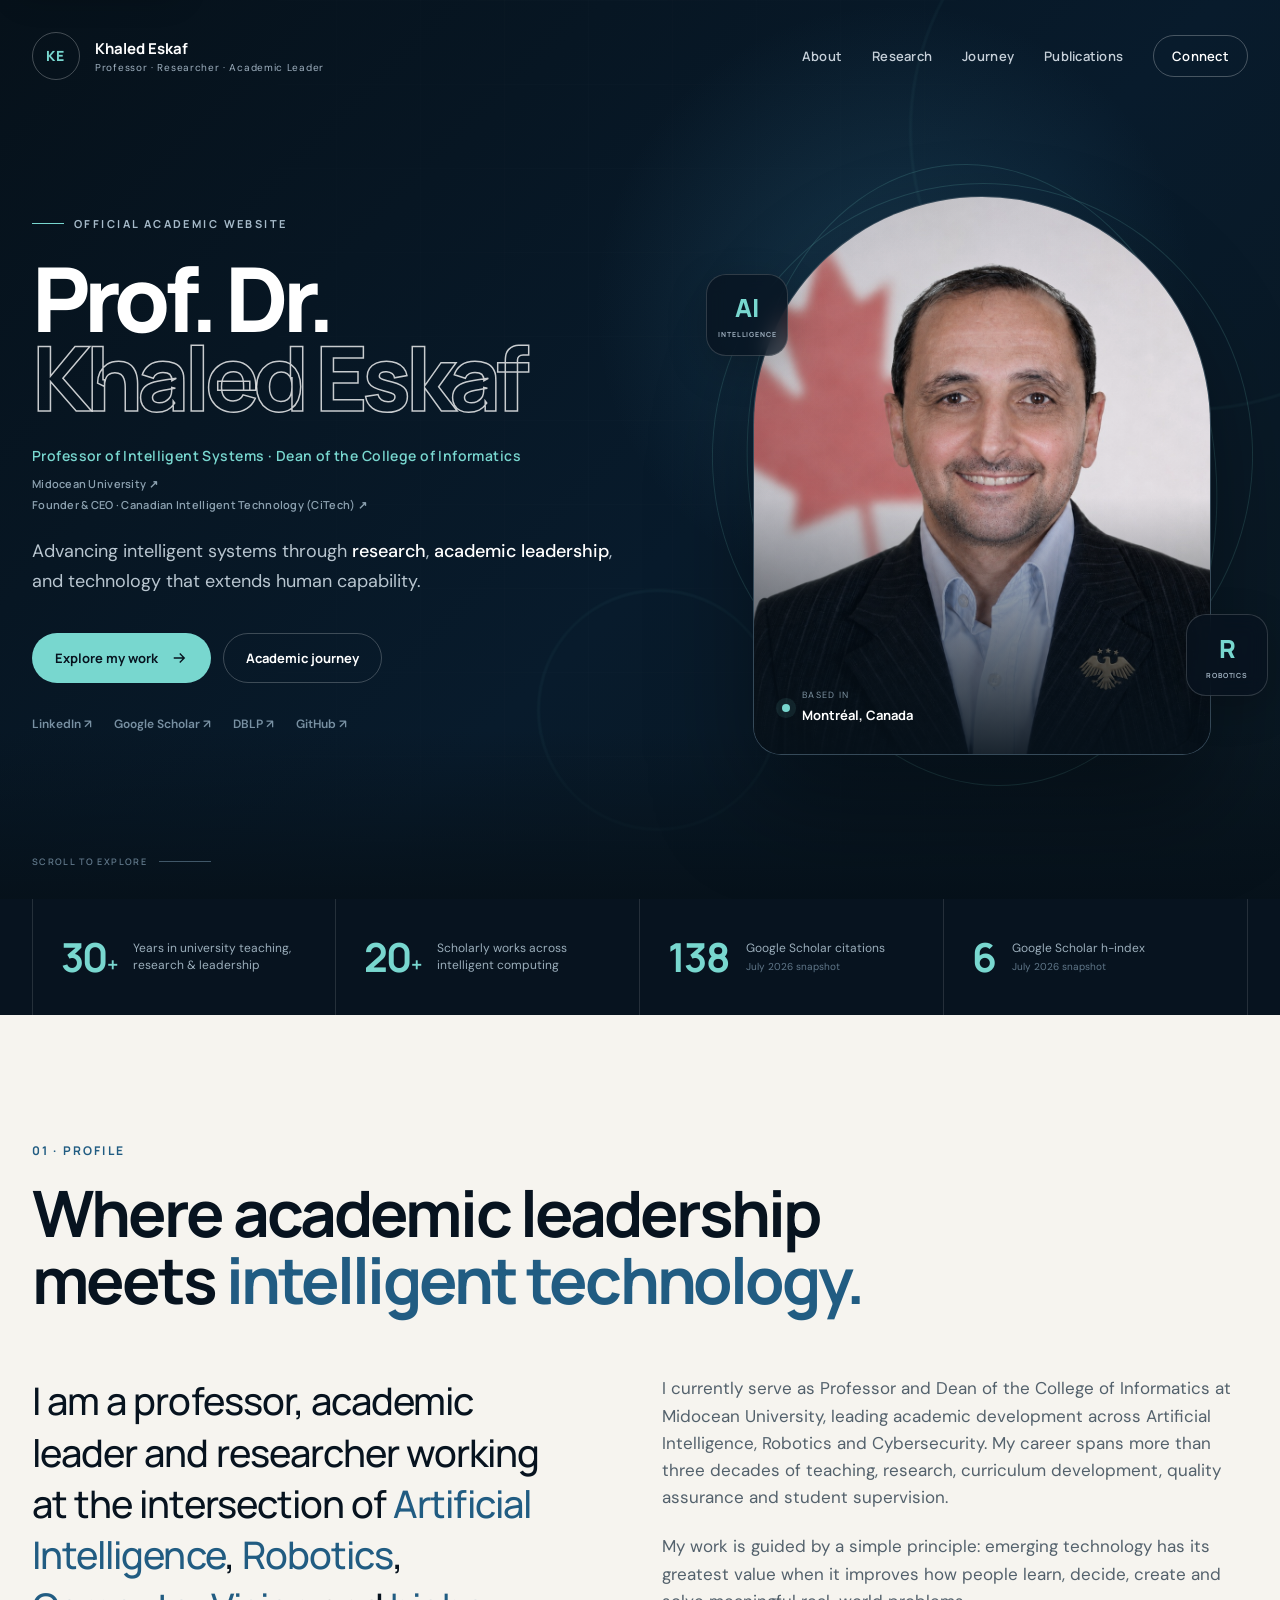
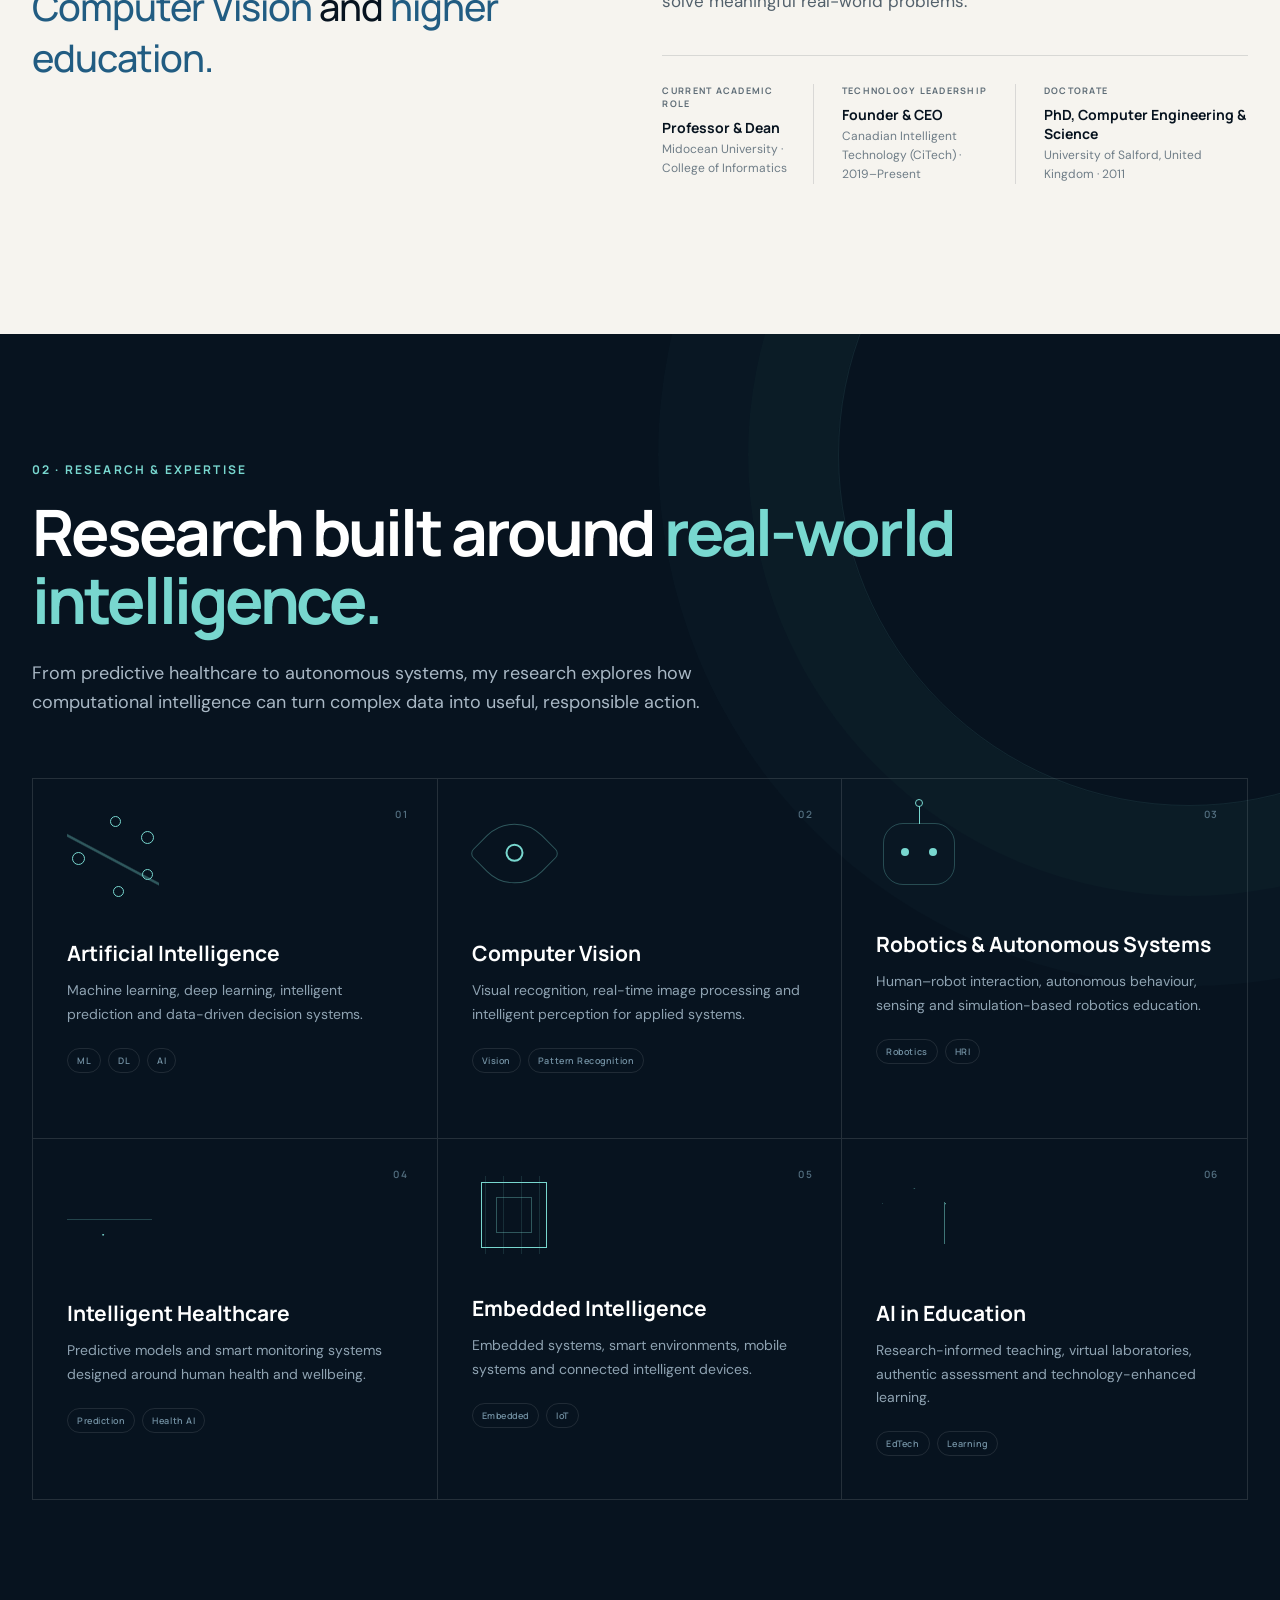
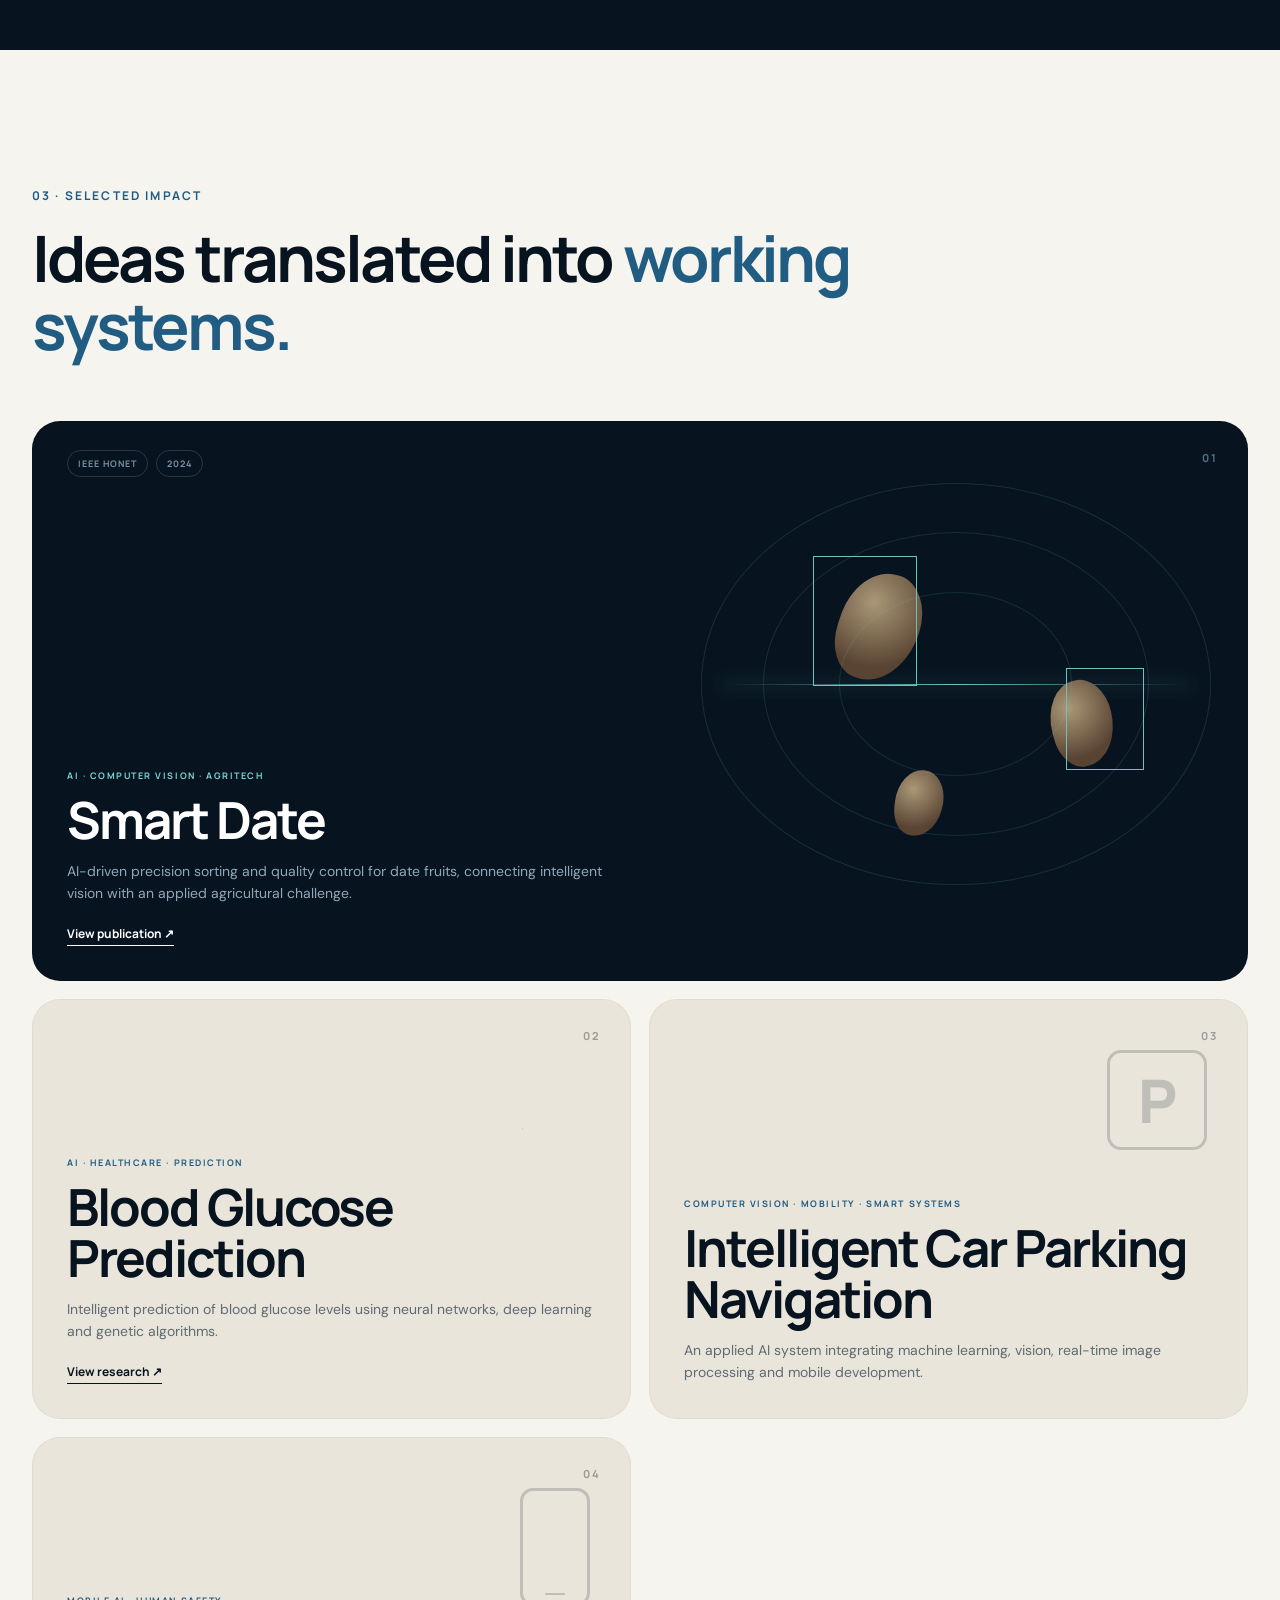
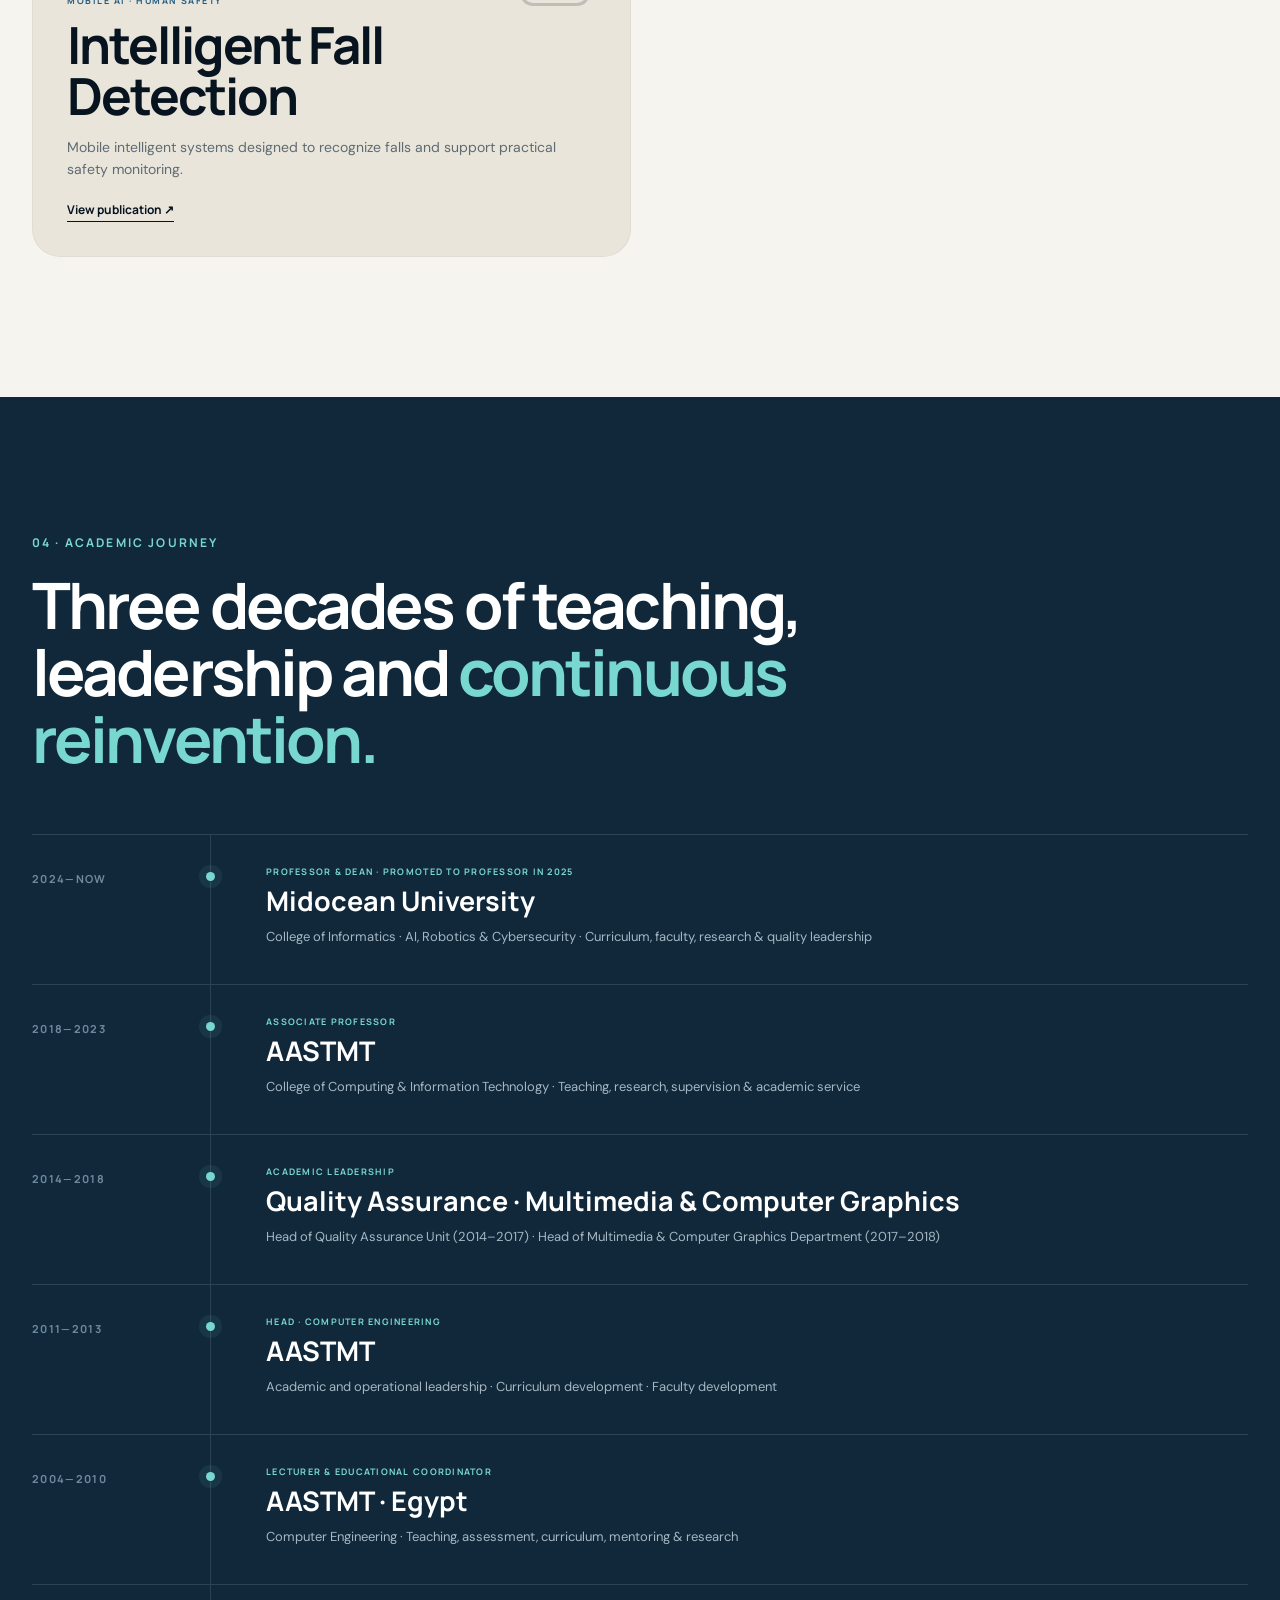
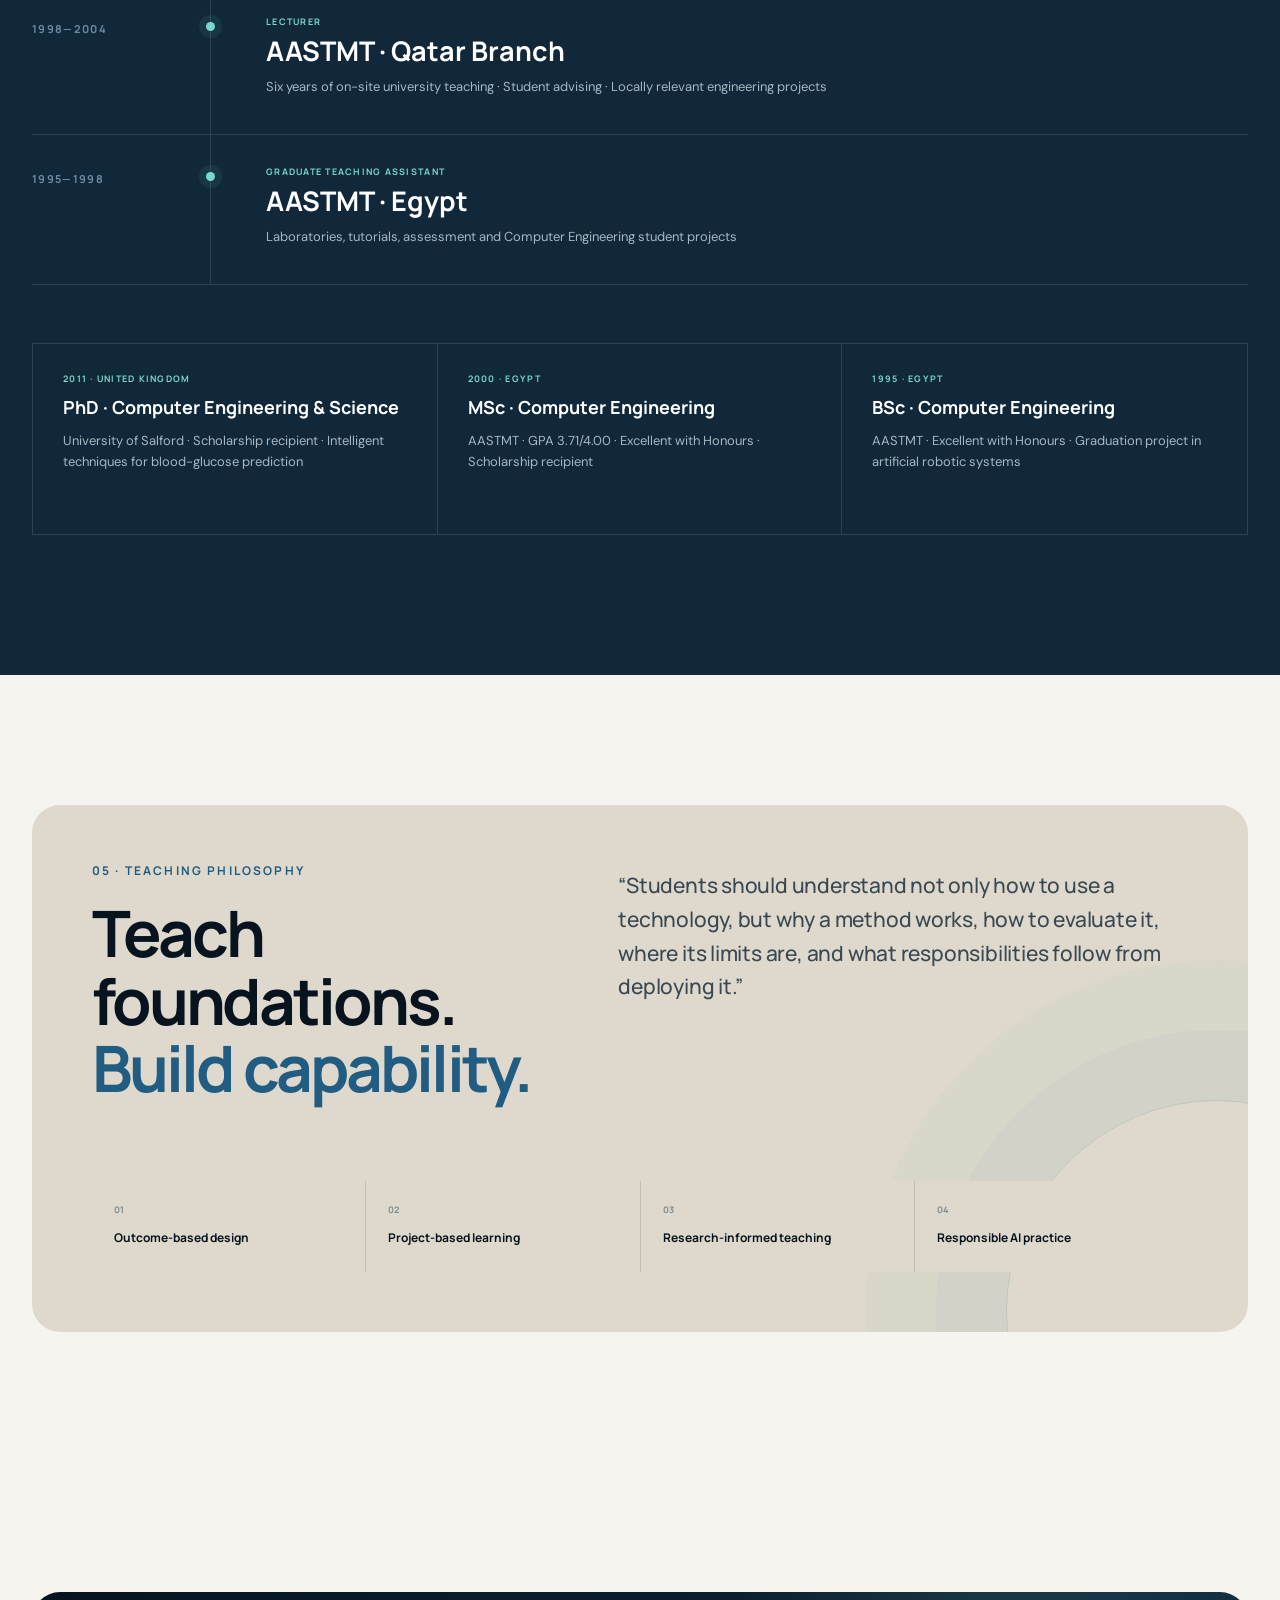
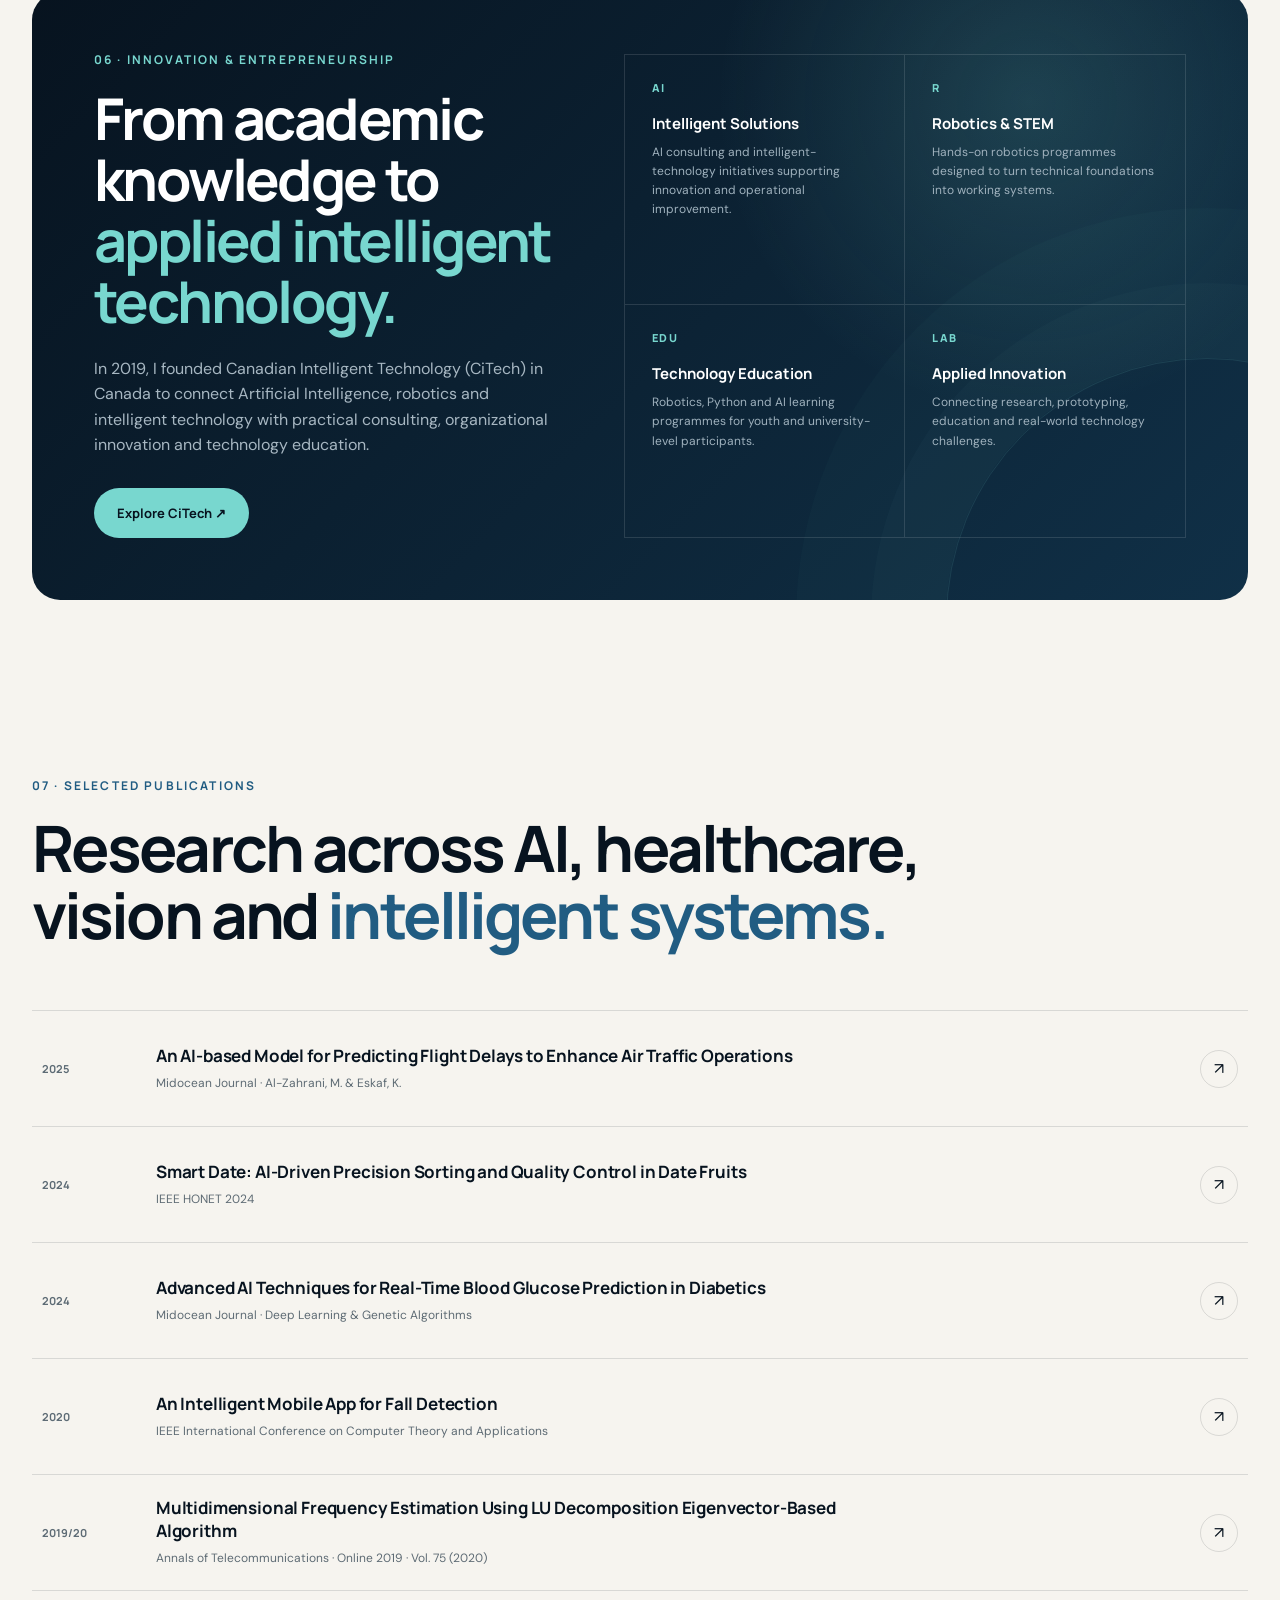
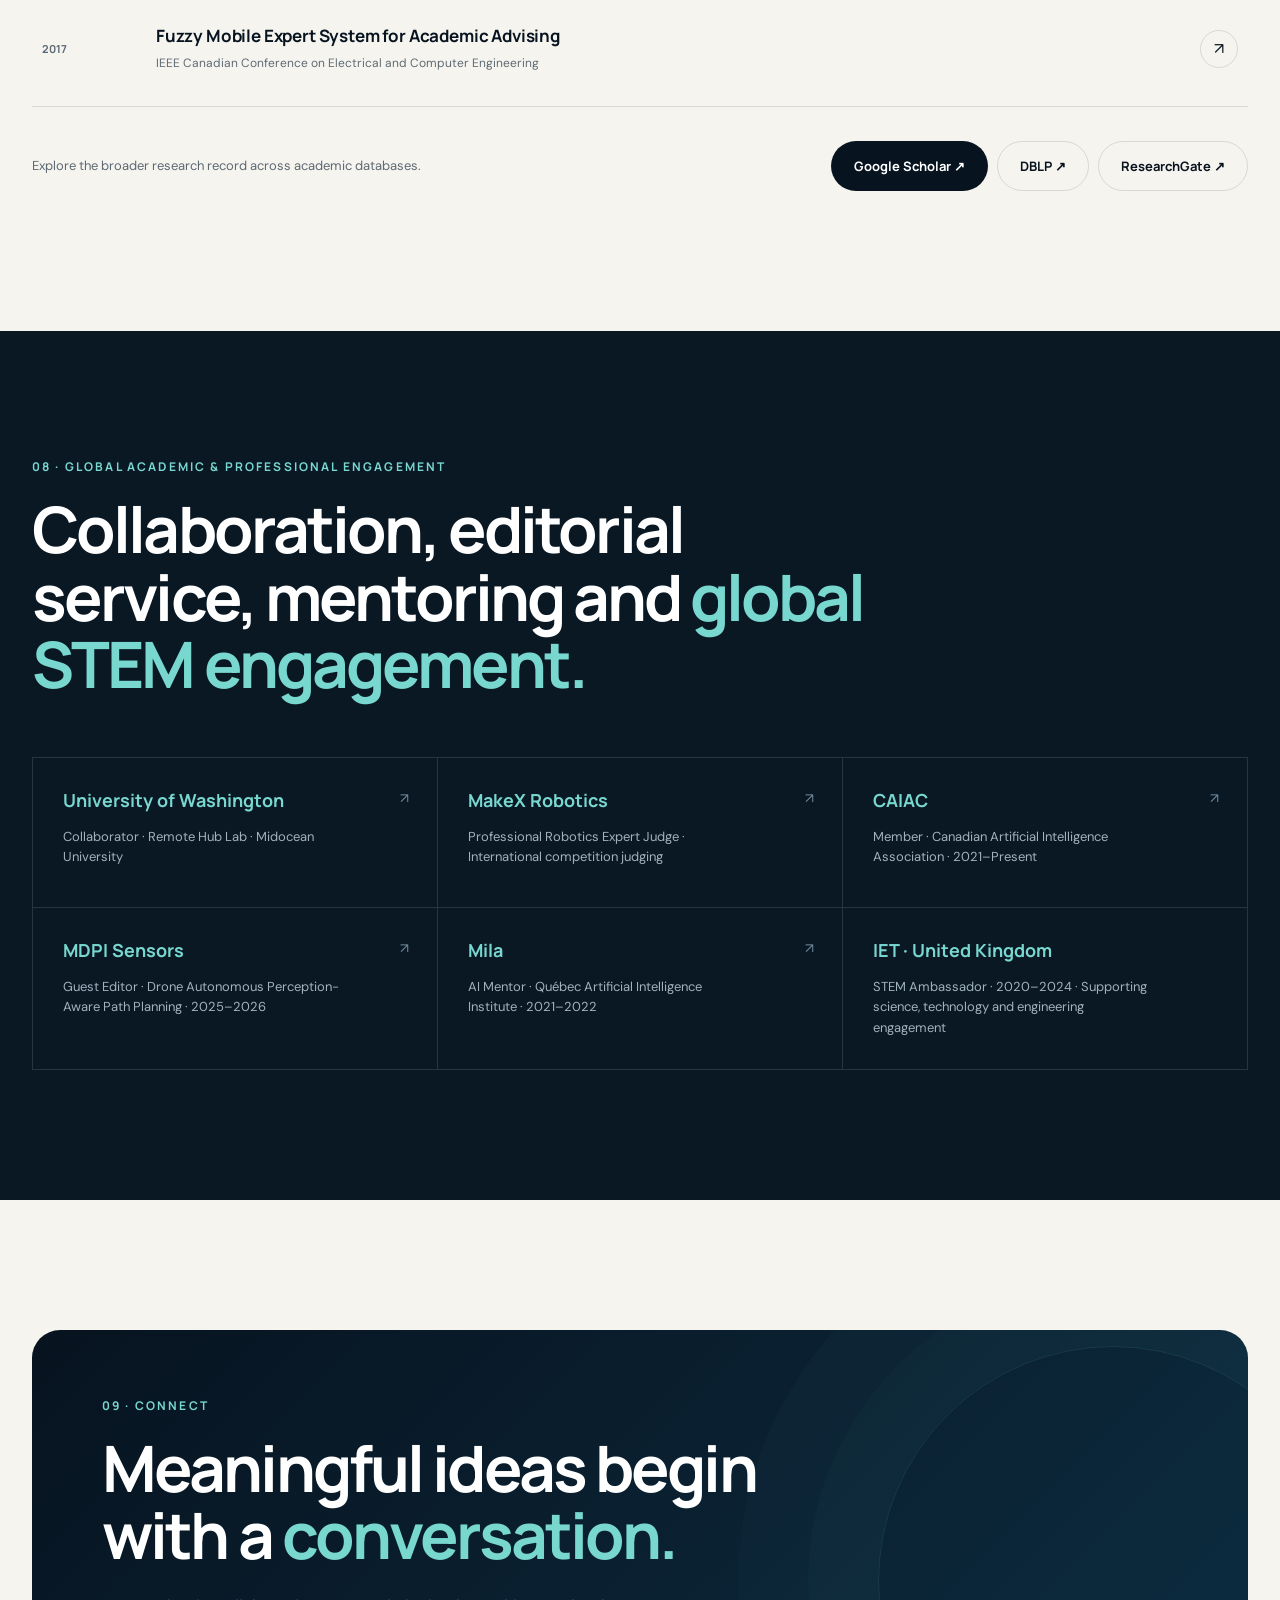
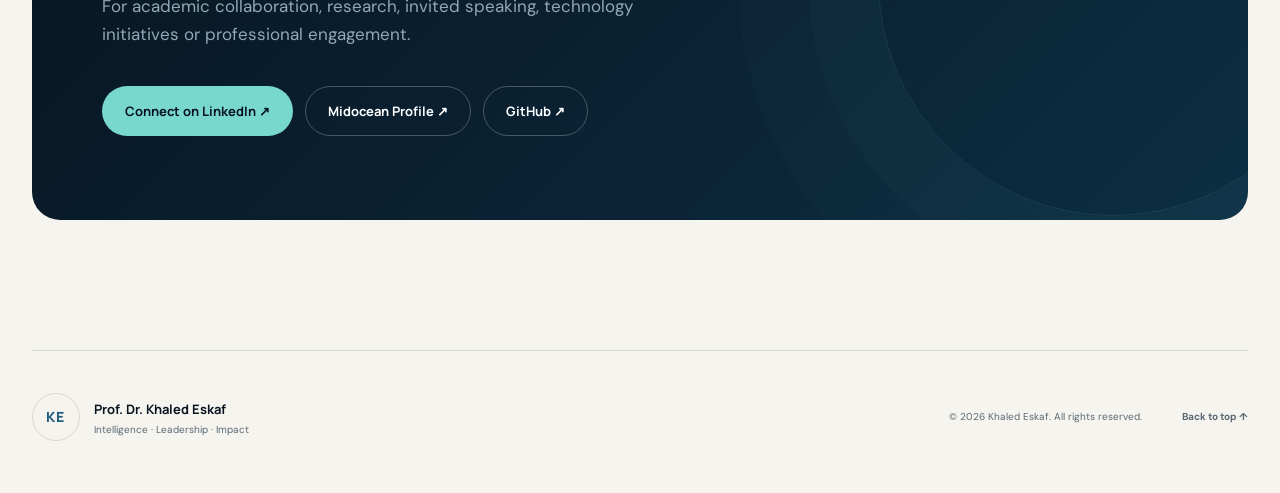
<file: index.html>
<!DOCTYPE html>
<html lang="en">
<head>
  <meta charset="UTF-8" />
  <meta name="viewport" content="width=device-width, initial-scale=1.0" />
  <meta name="theme-color" content="#07131f" />
  <meta name="description" content="Official website of Prof. Dr. Khaled Eskaf — Professor and Dean at Midocean University, Founder & CEO of CiTech, and researcher in AI, robotics and intelligent systems." />
  <meta name="keywords" content="Khaled Eskaf, Artificial Intelligence, Robotics, Intelligent Systems, Academic Leadership, Computer Vision, Machine Learning, Midocean University" />
  <meta name="author" content="Prof. Dr. Khaled Eskaf" />
  <link rel="canonical" href="https://khaledeskaf.github.io/" />

  <meta property="og:title" content="Prof. Dr. Khaled Eskaf | Academic Leadership, AI & Intelligent Systems" />
  <meta property="og:description" content="Professor, Dean and researcher advancing AI, robotics, intelligent systems and technology-enhanced education." />
  <meta property="og:type" content="profile" />
  <meta property="og:url" content="https://khaledeskaf.github.io/" />
  <meta property="og:site_name" content="Prof. Dr. Khaled Eskaf" />
  <meta property="og:image" content="https://khaledeskaf.github.io/khaled-eskaf.jpg" />
  <meta property="og:image:alt" content="Prof. Dr. Khaled Eskaf" />

  <meta name="twitter:card" content="summary_large_image" />
  <meta name="twitter:title" content="Prof. Dr. Khaled Eskaf | Academic Leadership, AI & Intelligent Systems" />
  <meta name="twitter:description" content="Professor, Dean, Founder & CEO of CiTech, and researcher in AI, robotics and intelligent systems." />
  <meta name="twitter:image" content="https://khaledeskaf.github.io/khaled-eskaf.jpg" />

  <title>Prof. Dr. Khaled Eskaf | AI, Robotics & Academic Leadership</title>

  <link rel="icon" href="favicon.svg" type="image/svg+xml" />
  <link rel="manifest" href="site.webmanifest" />
  <script>document.documentElement.classList.add("js");</script>

  <link rel="preconnect" href="https://fonts.googleapis.com">
  <link rel="preconnect" href="https://fonts.gstatic.com" crossorigin>
  <link href="https://fonts.googleapis.com/css2?family=DM+Sans:wght@400;500;600;700&family=Manrope:wght@400;500;600;700;800&display=swap" rel="stylesheet">
  <link rel="stylesheet" href="styles.css" />
  <link rel="stylesheet" href="v2.css" />

  <script type="application/ld+json">
  {
    "@context": "https://schema.org",
    "@graph": [
      {
        "@type": "ProfilePage",
        "@id": "https://khaledeskaf.github.io/#profile",
        "url": "https://khaledeskaf.github.io/",
        "name": "Prof. Dr. Khaled Eskaf",
        "mainEntity": {"@id": "https://khaledeskaf.github.io/#person"}
      },
      {
        "@type": "Person",
        "@id": "https://khaledeskaf.github.io/#person",
        "name": "Khaled Eskaf",
        "honorificPrefix": "Prof. Dr.",
        "url": "https://khaledeskaf.github.io/",
        "image": "https://khaledeskaf.github.io/khaled-eskaf.jpg",
        "jobTitle": [
          "Professor of Intelligent Systems",
          "Dean of the College of Informatics",
          "Founder and CEO of Canadian Intelligent Technology (CiTech)"
        ],
        "worksFor": {
          "@type": "CollegeOrUniversity",
          "name": "Midocean University",
          "url": "https://midocean-ae.midocean.university/"
        },
        "affiliation": [
          {
            "@type": "Organization",
            "name": "Canadian Intelligent Technology (CiTech)",
            "url": "https://www.linkedin.com/company/citech-canada/"
          },
          {
            "@type": "CollegeOrUniversity",
            "name": "University of Washington Remote Hub Lab",
            "url": "https://rhlab.ece.uw.edu/people-2/"
          }
        ],
        "alumniOf": [
          {"@type":"CollegeOrUniversity","name":"University of Salford"},
          {"@type":"CollegeOrUniversity","name":"Arab Academy for Science, Technology and Maritime Transport"}
        ],
        "knowsAbout": [
          "Artificial Intelligence",
          "Machine Learning",
          "Deep Learning",
          "Robotics",
          "Autonomous Systems",
          "Intelligent Systems",
          "Computer Vision",
          "Embedded Systems",
          "Intelligent Healthcare",
          "Academic Leadership"
        ],
        "sameAs": [
          "https://ca.linkedin.com/in/keskaf",
          "https://github.com/khaledeskaf",
          "https://scholar.google.com/citations?user=TeE2zCUAAAAJ&hl=en",
          "https://dblp.org/pid/298/9044",
          "https://www.researchgate.net/profile/Khaled-Eskaf",
          "https://www.caiac.ca/en/expert-profile/1240"
        ]
      }
    ]
  }
  </script>
</head>
<body>
  <a class="skip-link" href="#main">Skip to main content</a>
  <div class="cursor-glow" id="cursorGlow" aria-hidden="true"></div>

  <header class="site-header" id="siteHeader">
    <a href="#top" class="brand" aria-label="Khaled Eskaf home">
      <span class="brand-mark">KE</span>
      <span class="brand-copy">
        <strong>Khaled Eskaf</strong>
        <small>Professor · Researcher · Academic Leader</small>
      </span>
    </a>

    <nav class="desktop-nav" aria-label="Primary navigation">
      <a href="#about">About</a>
      <a href="#research">Research</a>
      <a href="#journey">Journey</a>
      <a href="#publications">Publications</a>
      <a href="#contact" class="nav-cta">Connect</a>
    </nav>

    <button class="menu-toggle" id="menuToggle" aria-label="Open menu" aria-expanded="false" aria-controls="mobileMenu">
      <span></span><span></span>
    </button>
  </header>

  <div class="mobile-menu" id="mobileMenu" aria-hidden="true">
    <a href="#about">About</a>
    <a href="#research">Research</a>
    <a href="#journey">Journey</a>
    <a href="#publications">Publications</a>
    <a href="#contact">Connect</a>
  </div>
  <div class="menu-overlay" id="menuOverlay" aria-hidden="true"></div>

  <main id="main">
    <section class="hero">
      <div class="hero-grid" aria-hidden="true"></div>
      <div class="orb orb-one" aria-hidden="true"></div>
      <div class="orb orb-two" aria-hidden="true"></div>

      <div class="hero-copy reveal">
        <p class="eyebrow"><span></span> OFFICIAL ACADEMIC WEBSITE</p>
        <h1>
          Prof. Dr.<br>
          <span>Khaled Eskaf</span>
        </h1>
        <p class="hero-role">Professor of Intelligent Systems · Dean of the College of Informatics</p>
        <div class="hero-affiliations">
          <a href="https://midocean-ae.midocean.university/en/management-staff/" target="_blank" rel="noopener noreferrer">
            Midocean University ↗
          </a>
          <a href="https://www.linkedin.com/company/citech-canada/" target="_blank" rel="noopener noreferrer">
            Founder & CEO · Canadian Intelligent Technology (CiTech) ↗
          </a>
        </div>
        <p class="hero-statement">
          Advancing intelligent systems through <strong>research</strong>,
          <strong>academic leadership</strong>, and technology that extends
          human capability.
        </p>

        <div class="hero-actions">
          <a class="button button-primary" href="#impact">
            Explore my work
            <svg viewBox="0 0 24 24" aria-hidden="true"><path d="M5 12h14M13 6l6 6-6 6"/></svg>
          </a>
          <a class="button button-ghost" href="#journey">Academic journey</a>
        </div>

        <div class="hero-links">
          <a href="https://ca.linkedin.com/in/keskaf" target="_blank" rel="noopener noreferrer">LinkedIn ↗</a>
          <a href="https://scholar.google.com/citations?user=TeE2zCUAAAAJ&hl=en" target="_blank" rel="noopener noreferrer">Google Scholar ↗</a>
          <a href="https://dblp.org/pid/298/9044" target="_blank" rel="noopener noreferrer">DBLP ↗</a>
          <a href="https://github.com/khaledeskaf" target="_blank" rel="noopener noreferrer">GitHub ↗</a>
        </div>
      </div>

      <div class="hero-visual reveal">
        <div class="portrait-shell">
          <div class="portrait-ring portrait-ring-a"></div>
          <div class="portrait-ring portrait-ring-b"></div>
          <div class="portrait-card">
            <img
              src="khaled-eskaf.jpg"
              alt="Prof. Dr. Khaled Eskaf"
              class="portrait"
              width="1200"
              height="1200"
              fetchpriority="high"
              decoding="async"
            />
            <div class="portrait-shade"></div>
            <div class="portrait-label">
              <span class="status-dot"></span>
              <div>
                <small>BASED IN</small>
                <strong>Montréal, Canada</strong>
              </div>
            </div>
          </div>

          <div class="floating-chip chip-ai">
            <span>AI</span>
            <small>INTELLIGENCE</small>
          </div>
          <div class="floating-chip chip-robotics">
            <span>R</span>
            <small>ROBOTICS</small>
          </div>
        </div>
      </div>

      <div class="scroll-cue" aria-hidden="true">
        <span>SCROLL TO EXPLORE</span>
        <i></i>
      </div>
    </section>

    <section class="metrics section-shell">
      <article class="metric reveal">
        <strong>30<span>+</span></strong>
        <p>Years in university teaching, research & leadership</p>
      </article>
      <article class="metric reveal">
        <strong>20<span>+</span></strong>
        <p>Scholarly works across intelligent computing</p>
      </article>
      <article class="metric reveal">
        <strong>138</strong>
        <p>Google Scholar citations <small>July 2026 snapshot</small></p>
      </article>
      <article class="metric reveal">
        <strong>6</strong>
        <p>Google Scholar h-index <small>July 2026 snapshot</small></p>
      </article>
    </section>

    <section class="about section-shell" id="about">
      <div class="section-heading reveal">
        <p class="section-kicker">01 · PROFILE</p>
        <h2>Where academic leadership meets <em>intelligent technology.</em></h2>
      </div>

      <div class="about-layout">
        <div class="about-lead reveal">
          <p class="large-copy">
            I am a professor, academic leader and researcher working at the intersection of
            <span>Artificial Intelligence</span>, <span>Robotics</span>,
            <span>Computer Vision</span> and <span>higher education.</span>
          </p>
        </div>

        <div class="about-body reveal">
          <p>
            I currently serve as Professor and Dean of the College of Informatics at
            Midocean University, leading academic development across Artificial Intelligence,
            Robotics and Cybersecurity. My career spans more than three decades of teaching,
            research, curriculum development, quality assurance and student supervision.
          </p>
          <p>
            My work is guided by a simple principle: emerging technology has its greatest
            value when it improves how people learn, decide, create and solve meaningful
            real-world problems.
          </p>

          <div class="credential-row credential-row-v2">
            <div>
              <small>CURRENT ACADEMIC ROLE</small>
              <strong>Professor & Dean</strong>
              <span>Midocean University · College of Informatics</span>
            </div>
            <div>
              <small>TECHNOLOGY LEADERSHIP</small>
              <strong>Founder & CEO</strong>
              <span>Canadian Intelligent Technology (CiTech) · 2019–Present</span>
            </div>
            <div>
              <small>DOCTORATE</small>
              <strong>PhD, Computer Engineering & Science</strong>
              <span>University of Salford, United Kingdom · 2011</span>
            </div>
          </div>
        </div>
      </div>
    </section>

    <section class="research" id="research">
      <div class="section-shell">
        <div class="section-heading light reveal">
          <p class="section-kicker">02 · RESEARCH & EXPERTISE</p>
          <h2>Research built around <em>real-world intelligence.</em></h2>
          <p class="heading-description">
            From predictive healthcare to autonomous systems, my research explores how
            computational intelligence can turn complex data into useful, responsible action.
          </p>
        </div>

        <div class="expertise-grid">
          <article class="expertise-card reveal">
            <span class="card-index">01</span>
            <div class="tech-icon nodes-icon" aria-hidden="true"><i></i><i></i><i></i></div>
            <h3>Artificial Intelligence</h3>
            <p>Machine learning, deep learning, intelligent prediction and data-driven decision systems.</p>
            <div class="tag-row"><span>ML</span><span>DL</span><span>AI</span></div>
          </article>

          <article class="expertise-card reveal">
            <span class="card-index">02</span>
            <div class="tech-icon eye-icon" aria-hidden="true"><i></i></div>
            <h3>Computer Vision</h3>
            <p>Visual recognition, real-time image processing and intelligent perception for applied systems.</p>
            <div class="tag-row"><span>Vision</span><span>Pattern Recognition</span></div>
          </article>

          <article class="expertise-card reveal">
            <span class="card-index">03</span>
            <div class="tech-icon bot-icon" aria-hidden="true"><i></i><i></i></div>
            <h3>Robotics & Autonomous Systems</h3>
            <p>Human–robot interaction, autonomous behaviour, sensing and simulation-based robotics education.</p>
            <div class="tag-row"><span>Robotics</span><span>HRI</span></div>
          </article>

          <article class="expertise-card reveal">
            <span class="card-index">04</span>
            <div class="tech-icon pulse-icon" aria-hidden="true"><i></i></div>
            <h3>Intelligent Healthcare</h3>
            <p>Predictive models and smart monitoring systems designed around human health and wellbeing.</p>
            <div class="tag-row"><span>Prediction</span><span>Health AI</span></div>
          </article>

          <article class="expertise-card reveal">
            <span class="card-index">05</span>
            <div class="tech-icon chip-icon" aria-hidden="true"><i></i></div>
            <h3>Embedded Intelligence</h3>
            <p>Embedded systems, smart environments, mobile systems and connected intelligent devices.</p>
            <div class="tag-row"><span>Embedded</span><span>IoT</span></div>
          </article>

          <article class="expertise-card reveal">
            <span class="card-index">06</span>
            <div class="tech-icon cap-icon" aria-hidden="true"><i></i></div>
            <h3>AI in Education</h3>
            <p>Research-informed teaching, virtual laboratories, authentic assessment and technology-enhanced learning.</p>
            <div class="tag-row"><span>EdTech</span><span>Learning</span></div>
          </article>
        </div>
      </div>
    </section>

    <section class="selected-work section-shell" id="impact">
      <div class="section-heading reveal">
        <p class="section-kicker">03 · SELECTED IMPACT</p>
        <h2>Ideas translated into <em>working systems.</em></h2>
      </div>

      <div class="project-stack">
        <article class="project project-featured reveal">
          <div class="project-meta">
            <span>IEEE HONET</span><span>2024</span>
          </div>
          <div class="project-number">01</div>
          <div class="project-copy">
            <p class="project-type">AI · COMPUTER VISION · AGRITECH</p>
            <h3>Smart Date</h3>
            <p>AI-driven precision sorting and quality control for date fruits, connecting intelligent vision with an applied agricultural challenge.</p>
            <a href="https://doi.org/10.1109/HONET63146.2024.10822938" target="_blank" rel="noopener noreferrer">View publication ↗</a>
          </div>
          <div class="project-visual date-visual" aria-hidden="true">
            <div class="scan-line"></div>
            <div class="fruit f1"></div><div class="fruit f2"></div><div class="fruit f3"></div>
            <div class="target t1"></div><div class="target t2"></div>
          </div>
        </article>

        <article class="project reveal">
          <div class="project-number">02</div>
          <div class="project-copy">
            <p class="project-type">AI · HEALTHCARE · PREDICTION</p>
            <h3>Blood Glucose Prediction</h3>
            <p>Intelligent prediction of blood glucose levels using neural networks, deep learning and genetic algorithms.</p>
            <a href="https://doi.org/10.71335/5y36na30" target="_blank" rel="noopener noreferrer">View research ↗</a>
          </div>
          <div class="project-line-art heartbeat" aria-hidden="true"></div>
        </article>

        <article class="project reveal">
          <div class="project-number">03</div>
          <div class="project-copy">
            <p class="project-type">COMPUTER VISION · MOBILITY · SMART SYSTEMS</p>
            <h3>Intelligent Car Parking Navigation</h3>
            <p>An applied AI system integrating machine learning, vision, real-time image processing and mobile development.</p>
          </div>
          <div class="project-line-art parking" aria-hidden="true">P</div>
        </article>

        <article class="project reveal">
          <div class="project-number">04</div>
          <div class="project-copy">
            <p class="project-type">MOBILE AI · HUMAN SAFETY</p>
            <h3>Intelligent Fall Detection</h3>
            <p>Mobile intelligent systems designed to recognize falls and support practical safety monitoring.</p>
            <a href="https://doi.org/10.1109/ICCTA52020.2020.9477681" target="_blank" rel="noopener noreferrer">View publication ↗</a>
          </div>
          <div class="project-line-art mobile" aria-hidden="true"></div>
        </article>
      </div>
    </section>

    <section class="journey" id="journey">
      <div class="section-shell">
        <div class="section-heading light reveal">
          <p class="section-kicker">04 · ACADEMIC JOURNEY</p>
          <h2>Three decades of teaching, leadership and <em>continuous reinvention.</em></h2>
        </div>

        <div class="timeline">
          <article class="timeline-item reveal">
            <div class="timeline-year">2024—NOW</div>
            <div class="timeline-line"><i></i></div>
            <div class="timeline-content">
              <p>PROFESSOR & DEAN · PROMOTED TO PROFESSOR IN 2025</p>
              <h3>Midocean University</h3>
              <span>College of Informatics · AI, Robotics & Cybersecurity · Curriculum, faculty, research & quality leadership</span>
            </div>
          </article>

          <article class="timeline-item reveal">
            <div class="timeline-year">2018—2023</div>
            <div class="timeline-line"><i></i></div>
            <div class="timeline-content">
              <p>ASSOCIATE PROFESSOR</p>
              <h3>AASTMT</h3>
              <span>College of Computing & Information Technology · Teaching, research, supervision & academic service</span>
            </div>
          </article>

          <article class="timeline-item reveal">
            <div class="timeline-year">2014—2018</div>
            <div class="timeline-line"><i></i></div>
            <div class="timeline-content">
              <p>ACADEMIC LEADERSHIP</p>
              <h3>Quality Assurance · Multimedia & Computer Graphics</h3>
              <span>Head of Quality Assurance Unit (2014–2017) · Head of Multimedia & Computer Graphics Department (2017–2018)</span>
            </div>
          </article>

          <article class="timeline-item reveal">
            <div class="timeline-year">2011—2013</div>
            <div class="timeline-line"><i></i></div>
            <div class="timeline-content">
              <p>HEAD · COMPUTER ENGINEERING</p>
              <h3>AASTMT</h3>
              <span>Academic and operational leadership · Curriculum development · Faculty development</span>
            </div>
          </article>

          <article class="timeline-item reveal">
            <div class="timeline-year">2004—2010</div>
            <div class="timeline-line"><i></i></div>
            <div class="timeline-content">
              <p>LECTURER & EDUCATIONAL COORDINATOR</p>
              <h3>AASTMT · Egypt</h3>
              <span>Computer Engineering · Teaching, assessment, curriculum, mentoring & research</span>
            </div>
          </article>

          <article class="timeline-item reveal">
            <div class="timeline-year">1998—2004</div>
            <div class="timeline-line"><i></i></div>
            <div class="timeline-content">
              <p>LECTURER</p>
              <h3>AASTMT · Qatar Branch</h3>
              <span>Six years of on-site university teaching · Student advising · Locally relevant engineering projects</span>
            </div>
          </article>

          <article class="timeline-item reveal">
            <div class="timeline-year">1995—1998</div>
            <div class="timeline-line"><i></i></div>
            <div class="timeline-content">
              <p>GRADUATE TEACHING ASSISTANT</p>
              <h3>AASTMT · Egypt</h3>
              <span>Laboratories, tutorials, assessment and Computer Engineering student projects</span>
            </div>
          </article>
        </div>

        <div class="education-grid reveal" aria-label="Education">
          <article>
            <small>2011 · UNITED KINGDOM</small>
            <h3>PhD · Computer Engineering & Science</h3>
            <p>University of Salford · Scholarship recipient · Intelligent techniques for blood-glucose prediction</p>
          </article>
          <article>
            <small>2000 · EGYPT</small>
            <h3>MSc · Computer Engineering</h3>
            <p>AASTMT · GPA 3.71/4.00 · Excellent with Honours · Scholarship recipient</p>
          </article>
          <article>
            <small>1995 · EGYPT</small>
            <h3>BSc · Computer Engineering</h3>
            <p>AASTMT · Excellent with Honours · Graduation project in artificial robotic systems</p>
          </article>
        </div>
      </div>
    </section>

    <section class="teaching section-shell">
      <div class="teaching-card reveal">
        <div>
          <p class="section-kicker">05 · TEACHING PHILOSOPHY</p>
          <h2>Teach foundations.<br><em>Build capability.</em></h2>
        </div>
        <blockquote>
          “Students should understand not only how to use a technology, but why
          a method works, how to evaluate it, where its limits are, and what
          responsibilities follow from deploying it.”
        </blockquote>
        <div class="teaching-pillars">
          <div><span>01</span><strong>Outcome-based design</strong></div>
          <div><span>02</span><strong>Project-based learning</strong></div>
          <div><span>03</span><strong>Research-informed teaching</strong></div>
          <div><span>04</span><strong>Responsible AI practice</strong></div>
        </div>
      </div>
    </section>

    <section class="innovation section-shell" id="innovation">
      <div class="innovation-card reveal">
        <div class="innovation-copy">
          <p class="section-kicker">06 · INNOVATION & ENTREPRENEURSHIP</p>
          <h2>From academic knowledge to <em>applied intelligent technology.</em></h2>
          <p>
            In 2019, I founded Canadian Intelligent Technology (CiTech) in Canada to connect
            Artificial Intelligence, robotics and intelligent technology with practical
            consulting, organizational innovation and technology education.
          </p>
          <a class="button button-primary" href="https://www.linkedin.com/company/citech-canada/" target="_blank" rel="noopener noreferrer">
            Explore CiTech ↗
          </a>
        </div>

        <div class="innovation-grid">
          <article>
            <span>AI</span>
            <strong>Intelligent Solutions</strong>
            <p>AI consulting and intelligent-technology initiatives supporting innovation and operational improvement.</p>
          </article>
          <article>
            <span>R</span>
            <strong>Robotics & STEM</strong>
            <p>Hands-on robotics programmes designed to turn technical foundations into working systems.</p>
          </article>
          <article>
            <span>EDU</span>
            <strong>Technology Education</strong>
            <p>Robotics, Python and AI learning programmes for youth and university-level participants.</p>
          </article>
          <article>
            <span>LAB</span>
            <strong>Applied Innovation</strong>
            <p>Connecting research, prototyping, education and real-world technology challenges.</p>
          </article>
        </div>
      </div>
    </section>

    <section class="publications section-shell" id="publications">
      <div class="section-heading reveal">
        <p class="section-kicker">07 · SELECTED PUBLICATIONS</p>
        <h2>Research across AI, healthcare, vision and <em>intelligent systems.</em></h2>
      </div>

      <div class="publication-list">
        <article class="publication reveal">
          <span class="pub-year">2025</span>
          <div>
            <h3>An AI-based Model for Predicting Flight Delays to Enhance Air Traffic Operations</h3>
            <p>Midocean Journal · Al-Zahrani, M. & Eskaf, K.</p>
          </div>
          <a class="pub-link" href="https://doi.org/10.71335/9dpxe690" target="_blank" rel="noopener noreferrer" aria-label="Open flight delay publication">↗</a>
        </article>

        <article class="publication reveal">
          <span class="pub-year">2024</span>
          <div>
            <h3>Smart Date: AI-Driven Precision Sorting and Quality Control in Date Fruits</h3>
            <p>IEEE HONET 2024</p>
          </div>
          <a class="pub-link" href="https://doi.org/10.1109/HONET63146.2024.10822938" target="_blank" rel="noopener noreferrer" aria-label="Open publication">↗</a>
        </article>

        <article class="publication reveal">
          <span class="pub-year">2024</span>
          <div>
            <h3>Advanced AI Techniques for Real-Time Blood Glucose Prediction in Diabetics</h3>
            <p>Midocean Journal · Deep Learning & Genetic Algorithms</p>
          </div>
          <a class="pub-link" href="https://doi.org/10.71335/5y36na30" target="_blank" rel="noopener noreferrer" aria-label="Open publication">↗</a>
        </article>

        <article class="publication reveal">
          <span class="pub-year">2020</span>
          <div>
            <h3>An Intelligent Mobile App for Fall Detection</h3>
            <p>IEEE International Conference on Computer Theory and Applications</p>
          </div>
          <a class="pub-link" href="https://doi.org/10.1109/ICCTA52020.2020.9477681" target="_blank" rel="noopener noreferrer" aria-label="Open publication">↗</a>
        </article>

        <article class="publication reveal">
          <span class="pub-year">2019/20</span>
          <div>
            <h3>Multidimensional Frequency Estimation Using LU Decomposition Eigenvector-Based Algorithm</h3>
            <p>Annals of Telecommunications · Online 2019 · Vol. 75 (2020)</p>
          </div>
          <a class="pub-link" href="https://doi.org/10.1007/s12243-019-00723-9" target="_blank" rel="noopener noreferrer" aria-label="Open publication">↗</a>
        </article>

        <article class="publication reveal">
          <span class="pub-year">2017</span>
          <div>
            <h3>Fuzzy Mobile Expert System for Academic Advising</h3>
            <p>IEEE Canadian Conference on Electrical and Computer Engineering</p>
          </div>
          <a class="pub-link" href="https://doi.org/10.1109/CCECE.2017.7946846" target="_blank" rel="noopener noreferrer" aria-label="Open publication">↗</a>
        </article>
      </div>

      <div class="publications-footer reveal">
        <p>Explore the broader research record across academic databases.</p>
        <div class="profile-buttons">
          <a class="button button-dark" href="https://scholar.google.com/citations?user=TeE2zCUAAAAJ&hl=en" target="_blank" rel="noopener noreferrer">Google Scholar ↗</a>
          <a class="button button-dark button-secondary" href="https://dblp.org/pid/298/9044" target="_blank" rel="noopener noreferrer">DBLP ↗</a>
          <a class="button button-dark button-secondary" href="https://www.researchgate.net/profile/Khaled-Eskaf" target="_blank" rel="noopener noreferrer">ResearchGate ↗</a>
        </div>
      </div>
    </section>

    <section class="service" id="collaboration">
      <div class="section-shell">
        <div class="service-head reveal">
          <p class="section-kicker">08 · GLOBAL ACADEMIC & PROFESSIONAL ENGAGEMENT</p>
          <h2>Collaboration, editorial service, mentoring and <em>global STEM engagement.</em></h2>
        </div>

        <div class="service-grid">
          <a class="service-item reveal" href="https://rhlab.ece.uw.edu/people-2/" target="_blank" rel="noopener noreferrer">
            <span>University of Washington</span>
            <p>Collaborator · Remote Hub Lab · Midocean University</p>
          </a>
          <a class="service-item reveal" href="https://spark.makex.io/2025-makex-spark-online-competition-global-match/" target="_blank" rel="noopener noreferrer">
            <span>MakeX Robotics</span>
            <p>Professional Robotics Expert Judge · International competition judging</p>
          </a>
          <a class="service-item reveal" href="https://www.caiac.ca/en/expert-profile/1240" target="_blank" rel="noopener noreferrer">
            <span>CAIAC</span>
            <p>Member · Canadian Artificial Intelligence Association · 2021–Present</p>
          </a>
          <a class="service-item reveal" href="https://www.mdpi.com/journal/sensors/special_issues/6LET91LY54" target="_blank" rel="noopener noreferrer">
            <span>MDPI Sensors</span>
            <p>Guest Editor · Drone Autonomous Perception-Aware Path Planning · 2025–2026</p>
          </a>
          <a class="service-item reveal" href="https://mila.quebec/en/" target="_blank" rel="noopener noreferrer">
            <span>Mila</span>
            <p>AI Mentor · Québec Artificial Intelligence Institute · 2021–2022</p>
          </a>
          <div class="service-item reveal">
            <span>IET · United Kingdom</span>
            <p>STEM Ambassador · 2020–2024 · Supporting science, technology and engineering engagement</p>
          </div>
        </div>
      </div>
    </section>

    <section class="contact section-shell" id="contact">
      <div class="contact-card reveal">
        <div class="contact-orb" aria-hidden="true"></div>
        <p class="section-kicker">09 · CONNECT</p>
        <h2>Meaningful ideas begin<br>with a <em>conversation.</em></h2>
        <p>
          For academic collaboration, research, invited speaking, technology
          initiatives or professional engagement.
        </p>

        <div class="contact-actions">
          <a class="button button-primary" href="https://ca.linkedin.com/in/keskaf" target="_blank" rel="noopener noreferrer">Connect on LinkedIn ↗</a>
          <a class="button button-outline-light" href="https://midocean-ae.midocean.university/en/management-staff/" target="_blank" rel="noopener noreferrer">Midocean Profile ↗</a>
          <a class="button button-outline-light" href="https://github.com/khaledeskaf" target="_blank" rel="noopener noreferrer">GitHub ↗</a>
        </div>
      </div>
    </section>
  </main>

  <footer class="footer section-shell">
    <div class="footer-brand">
      <span class="brand-mark">KE</span>
      <div>
        <strong>Prof. Dr. Khaled Eskaf</strong>
        <p>Intelligence · Leadership · Impact</p>
      </div>
    </div>
    <p class="copyright">© <span id="year"></span> Khaled Eskaf. All rights reserved.</p>
    <a href="#top" class="back-top">Back to top ↑</a>
  </footer>

  <script src="script.js"></script>
</body>
</html>
</file>
<file: styles.css>
:root{
  --ink:#07131f;
  --ink-2:#0c1c2a;
  --navy:#0b2237;
  --blue:#215c82;
  --aqua:#78d7cf;
  --gold:#d1ae6b;
  --paper:#f6f4ef;
  --paper-2:#ebe8df;
  --white:#ffffff;
  --muted:#71808d;
  --line:rgba(7,19,31,.12);
  --line-dark:rgba(255,255,255,.12);
  --max:1240px;
  --radius:28px;
}

*{box-sizing:border-box;margin:0;padding:0}
html{scroll-behavior:smooth}
body{
  background:var(--paper);
  color:var(--ink);
  font-family:"DM Sans",system-ui,-apple-system,Segoe UI,sans-serif;
  line-height:1.6;
  overflow-x:hidden;
}
::selection{background:var(--aqua);color:var(--ink)}
a{color:inherit;text-decoration:none}
img{display:block;max-width:100%}

.cursor-glow{
  width:420px;height:420px;position:fixed;z-index:-1;pointer-events:none;
  background:radial-gradient(circle,rgba(120,215,207,.12),transparent 66%);
  transform:translate(-50%,-50%);left:50%;top:25%;filter:blur(10px);
}

.section-shell{width:min(calc(100% - 64px),var(--max));margin-inline:auto}
.section-kicker{
  font:700 12px/1 "Manrope",sans-serif;letter-spacing:.18em;
  color:var(--blue);margin-bottom:22px;
}
.section-heading{max-width:930px;margin-bottom:62px}
.section-heading h2,.teaching-card h2,.contact-card h2,.service-head h2{
  font:700 clamp(38px,5vw,68px)/1.05 "Manrope",sans-serif;
  letter-spacing:-.045em;
}
.section-heading h2 em,.teaching-card h2 em,.contact-card h2 em,.service-head h2 em{
  font-style:normal;color:var(--blue)
}
.section-heading.light h2,.service-head h2{color:var(--white)}
.section-heading.light h2 em,.service-head h2 em{color:var(--aqua)}
.section-heading.light .section-kicker,.service .section-kicker{color:var(--aqua)}
.heading-description{color:#a9b8c5;max-width:680px;font-size:18px;margin-top:26px}

.site-header{
  position:absolute;z-index:100;top:0;left:0;width:100%;
  height:112px;padding:0 max(32px,calc((100vw - var(--max))/2));
  display:flex;align-items:center;justify-content:space-between;color:#fff;
}
.brand{display:flex;align-items:center;gap:15px}
.brand-mark{
  width:48px;height:48px;border:1px solid rgba(255,255,255,.25);
  display:grid;place-items:center;border-radius:50%;
  font:800 14px/1 "Manrope";letter-spacing:.08em;color:var(--aqua);
}
.brand-copy{display:flex;flex-direction:column;line-height:1.25}
.brand-copy strong{font:700 15px "Manrope"}
.brand-copy small{font-size:10px;color:#9fb0bf;letter-spacing:.07em;margin-top:3px}
.desktop-nav{display:flex;align-items:center;gap:30px;font:600 13px "Manrope";letter-spacing:.02em}
.desktop-nav>a:not(.nav-cta){color:#c6d0d9;transition:.25s}
.desktop-nav>a:not(.nav-cta):hover{color:#fff}
.nav-cta{
  padding:11px 18px;border:1px solid rgba(255,255,255,.26);border-radius:99px;
  transition:.25s;
}
.nav-cta:hover{background:#fff;color:var(--ink)}
.menu-toggle{display:none;background:none;border:0;width:42px;height:42px}
.menu-toggle span{display:block;width:24px;height:1px;background:#fff;margin:7px auto}
.mobile-menu{display:none}

.hero{
  min-height:900px;height:100vh;max-height:1040px;background:
  radial-gradient(circle at 70% 34%,rgba(61,126,159,.28),transparent 28%),
  linear-gradient(135deg,#06111a 0%,#081b2c 56%,#0a1720 100%);
  color:#fff;position:relative;overflow:hidden;
  display:grid;grid-template-columns:minmax(0,1.07fr) minmax(420px,.93fr);
  gap:72px;align-items:center;padding:130px max(32px,calc((100vw - var(--max))/2)) 80px;
}
.hero-grid{
  position:absolute;inset:0;opacity:.14;
  background-image:
    linear-gradient(rgba(255,255,255,.07) 1px,transparent 1px),
    linear-gradient(90deg,rgba(255,255,255,.07) 1px,transparent 1px);
  background-size:84px 84px;
  mask-image:linear-gradient(to right,transparent 5%,#000 45%,transparent 96%);
}
.hero:after{
  content:"";position:absolute;left:0;bottom:0;width:100%;height:170px;
  background:linear-gradient(to top,rgba(6,17,26,.96),transparent);
}
.orb{position:absolute;border-radius:50%;filter:blur(1px);border:1px solid rgba(120,215,207,.15)}
.orb-one{width:560px;height:560px;right:-190px;top:-150px}
.orb-two{width:240px;height:240px;left:42%;bottom:70px}
.hero-copy,.hero-visual{position:relative;z-index:2}
.eyebrow{font:700 11px "Manrope";letter-spacing:.22em;color:#a6bac9;display:flex;align-items:center;gap:10px;margin-bottom:28px}
.eyebrow span{display:inline-block;width:32px;height:1px;background:var(--aqua)}
.hero h1{
  font:800 clamp(62px,7vw,104px)/.88 "Manrope",sans-serif;
  letter-spacing:-.065em;max-width:760px;
}
.hero h1 span{
  color:transparent;-webkit-text-stroke:1.5px rgba(255,255,255,.78);
}
.hero-role{
  color:var(--aqua);font:600 14px/1.5 "Manrope";letter-spacing:.03em;
  margin-top:28px;max-width:620px;
}
.hero-statement{
  color:#b9c6d0;font-size:18px;line-height:1.7;max-width:670px;margin-top:22px;
}
.hero-statement strong{color:#fff;font-weight:500}
.hero-actions{display:flex;gap:12px;align-items:center;margin-top:36px}
.button{
  min-height:50px;padding:0 22px;border-radius:99px;display:inline-flex;
  align-items:center;justify-content:center;gap:12px;
  font:700 13px "Manrope";transition:.25s;border:1px solid transparent;
}
.button svg{width:18px;fill:none;stroke:currentColor;stroke-width:1.8}
.button-primary{background:var(--aqua);color:var(--ink)}
.button-primary:hover{transform:translateY(-2px);background:#9be7e0}
.button-ghost{color:#fff;border-color:rgba(255,255,255,.22)}
.button-ghost:hover,.button-outline-light:hover{border-color:#fff;background:rgba(255,255,255,.07)}
.button-dark{background:var(--ink);color:#fff}
.button-outline-light{border-color:rgba(255,255,255,.25);color:#fff}
.hero-links{display:flex;gap:22px;margin-top:32px;color:#7890a2;font-size:12px;font-weight:600}
.hero-links a{transition:.25s}.hero-links a:hover{color:var(--aqua)}

.hero-visual{display:flex;justify-content:center;align-items:center}
.portrait-shell{position:relative;width:min(100%,520px);aspect-ratio:4/5}
.portrait-card{
  position:absolute;inset:7% 6%;border-radius:260px 260px 32px 32px;
  overflow:hidden;background:#1a3142;border:1px solid rgba(255,255,255,.12);
  box-shadow:0 50px 100px rgba(0,0,0,.34);
}
.portrait{
  width:100%;height:100%;object-fit:cover;object-position:center;
  filter:saturate(.86) contrast(1.03);
}
.portrait-shade{
  position:absolute;inset:0;background:
  linear-gradient(to top,rgba(6,17,26,.9) 0%,rgba(6,17,26,.02) 46%),
  linear-gradient(to right,rgba(8,27,44,.18),transparent);
}
.portrait-label{
  position:absolute;left:28px;bottom:26px;right:28px;
  display:flex;gap:12px;align-items:center;
}
.portrait-label small{display:block;color:#7d92a0;font-size:9px;letter-spacing:.14em}
.portrait-label strong{font:700 13px "Manrope"}
.status-dot{width:8px;height:8px;background:var(--aqua);border-radius:50%;box-shadow:0 0 0 6px rgba(120,215,207,.1)}
.portrait-ring{position:absolute;border:1px solid rgba(120,215,207,.16);border-radius:50%}
.portrait-ring-a{width:104%;height:84%;left:-2%;top:5%;transform:rotate(8deg)}
.portrait-ring-b{width:90%;height:96%;left:5%;top:2%;transform:rotate(-7deg)}
.floating-chip{
  position:absolute;z-index:4;width:82px;height:82px;border:1px solid rgba(255,255,255,.16);
  background:rgba(7,19,31,.72);backdrop-filter:blur(10px);border-radius:20px;
  display:flex;align-items:center;justify-content:center;flex-direction:column;box-shadow:0 12px 40px rgba(0,0,0,.2);
}
.floating-chip span{font:800 25px "Manrope";color:var(--aqua)}
.floating-chip small{font:700 7px "Manrope";letter-spacing:.13em;color:#9fb0bf;margin-top:5px}
.chip-ai{top:19%;left:-3%}.chip-robotics{right:-5%;bottom:16%}
.scroll-cue{
  position:absolute;z-index:5;bottom:32px;left:max(32px,calc((100vw - var(--max))/2));
  display:flex;gap:12px;align-items:center;color:#607789;font:600 9px "Manrope";letter-spacing:.15em
}
.scroll-cue i{width:52px;height:1px;background:#405768}

.metrics{
  margin-top:-1px;background:var(--ink);color:#fff;display:grid;grid-template-columns:repeat(4,1fr);
  position:relative;z-index:4;width:100%;max-width:none;padding:0 max(32px,calc((100vw - var(--max))/2));
}
.metric{padding:38px 28px;border-right:1px solid var(--line-dark);display:flex;align-items:center;gap:17px}
.metric:first-child{border-left:1px solid var(--line-dark)}
.metric strong{font:700 40px/1 "Manrope";letter-spacing:-.04em;color:var(--aqua);white-space:nowrap}
.metric strong span{font-size:20px}
.metric p{color:#9baebb;font-size:12px;line-height:1.45}
.metric small{display:block;color:#607789;margin-top:3px}

.about{padding:130px 0 150px}
.about-layout{display:grid;grid-template-columns:.96fr 1.04fr;gap:90px}
.large-copy{font:500 clamp(25px,3vw,38px)/1.35 "Manrope";letter-spacing:-.025em}
.large-copy span{color:var(--blue)}
.about-body>p{font-size:17px;color:#53616c;margin-bottom:22px}
.credential-row{border-top:1px solid var(--line);margin-top:40px;padding-top:28px;display:grid;grid-template-columns:1fr 1.3fr;gap:28px}
.credential-row div{display:flex;flex-direction:column}
.credential-row small{font:700 9px "Manrope";letter-spacing:.14em;color:#84919b;margin-bottom:8px}
.credential-row strong{font:700 14px "Manrope"}
.credential-row span{font-size:12px;color:#6f7d87;margin-top:3px}

.research{background:var(--ink);padding:130px 0 150px;position:relative;overflow:hidden}
.research:before{
  content:"";position:absolute;width:700px;height:700px;right:-260px;top:-230px;border-radius:50%;
  border:1px solid rgba(120,215,207,.1);box-shadow:0 0 0 90px rgba(120,215,207,.02),0 0 0 180px rgba(120,215,207,.015)
}
.expertise-grid{display:grid;grid-template-columns:repeat(3,1fr);border:1px solid var(--line-dark)}
.expertise-card{
  min-height:360px;padding:34px;border-right:1px solid var(--line-dark);
  border-bottom:1px solid var(--line-dark);color:#fff;position:relative;transition:.3s;
}
.expertise-card:nth-child(3n){border-right:0}
.expertise-card:nth-child(n+4){border-bottom:0}
.expertise-card:hover{background:#0d2638;transform:translateY(-4px);z-index:2}
.card-index{font:600 10px "Manrope";letter-spacing:.16em;color:#536f80;position:absolute;right:28px;top:28px}
.tech-icon{height:92px;width:92px;margin-bottom:34px;position:relative}
.expertise-card h3{font:700 21px "Manrope";margin-bottom:12px}
.expertise-card p{color:#8fa3b2;font-size:14px;line-height:1.65}
.tag-row{display:flex;gap:7px;flex-wrap:wrap;margin-top:22px}
.tag-row span{border:1px solid rgba(255,255,255,.1);border-radius:99px;padding:5px 9px;font:600 9px "Manrope";letter-spacing:.06em;color:#7290a2}

.nodes-icon:before,.nodes-icon:after,.nodes-icon i{content:"";position:absolute;width:11px;height:11px;border:1px solid var(--aqua);border-radius:50%}
.nodes-icon:before{left:5px;top:39px}.nodes-icon:after{right:5px;top:18px}.nodes-icon i:nth-child(1){left:43px;top:3px}.nodes-icon i:nth-child(2){left:46px;bottom:8px}.nodes-icon i:nth-child(3){right:6px;bottom:25px}
.nodes-icon{background:linear-gradient(28deg,transparent 48%,rgba(120,215,207,.35) 49%,rgba(120,215,207,.35) 50%,transparent 51%)}
.eye-icon{border:1px solid rgba(120,215,207,.35);border-radius:60% 10%;transform:rotate(45deg);width:65px;height:65px;margin:8px 0 53px 10px}
.eye-icon i{position:absolute;width:18px;height:18px;border:2px solid var(--aqua);border-radius:50%;left:22px;top:22px}
.bot-icon{border:1px solid rgba(120,215,207,.28);border-radius:20px;width:72px;height:62px;margin:10px 0 45px 7px}
.bot-icon:before,.bot-icon:after{content:"";position:absolute;width:8px;height:8px;border-radius:50%;background:var(--aqua);top:24px}
.bot-icon:before{left:17px}.bot-icon:after{right:17px}
.bot-icon i:first-child{position:absolute;width:1px;height:18px;background:var(--aqua);left:35px;top:-18px}
.bot-icon i:last-child{position:absolute;width:8px;height:8px;border:1px solid var(--aqua);border-radius:50%;left:31px;top:-25px}
.pulse-icon:before{content:"";position:absolute;left:0;top:46px;width:85px;height:1px;background:rgba(120,215,207,.25)}
.pulse-icon i{position:absolute;top:25px;left:6px;width:75px;height:38px;border-bottom:2px solid var(--aqua);clip-path:polygon(0 58%,20% 58%,28% 15%,40% 95%,50% 50%,58% 58%,100% 58%,100% 63%,56% 63%,51% 57%,40% 100%,27% 28%,22% 63%,0 63%)}
.chip-icon{width:66px;height:66px;border:1px solid var(--aqua);margin:9px 0 46px 9px}
.chip-icon:before{content:"";position:absolute;inset:14px;border:1px solid rgba(120,215,207,.35)}
.chip-icon i{position:absolute;inset:-7px;background:repeating-linear-gradient(90deg,transparent 0 10px,rgba(120,215,207,.4) 10px 11px,transparent 11px 18px);opacity:.35}
.cap-icon:before{content:"";position:absolute;width:62px;height:42px;border:1px solid var(--aqua);clip-path:polygon(50% 0,100% 35%,50% 70%,0 35%);left:6px;top:15px}
.cap-icon i{position:absolute;width:1px;height:42px;background:rgba(120,215,207,.5);left:68px;top:29px}

.selected-work{padding:140px 0}
.project-stack{display:grid;grid-template-columns:1fr 1fr;gap:18px}
.project{
  min-height:420px;background:#e9e5db;border-radius:var(--radius);padding:34px;position:relative;overflow:hidden;
  display:flex;flex-direction:column;justify-content:flex-end;border:1px solid rgba(7,19,31,.04);
}
.project-featured{grid-column:span 2;min-height:560px;background:var(--ink);color:#fff}
.project-number{position:absolute;top:28px;right:30px;color:#9a9b95;font:700 11px "Manrope";letter-spacing:.12em}
.project-featured .project-number{color:#547083}
.project-meta{position:absolute;left:34px;top:28px;display:flex;gap:8px}
.project-meta span{border:1px solid rgba(255,255,255,.15);padding:6px 10px;border-radius:99px;font:700 9px "Manrope";letter-spacing:.1em;color:#7792a3}
.project-copy{position:relative;z-index:3;max-width:620px}
.project-type{font:700 9px "Manrope";letter-spacing:.17em;color:var(--blue);margin-bottom:12px}
.project-featured .project-type{color:var(--aqua)}
.project h3{font:700 clamp(31px,4vw,54px)/1 "Manrope";letter-spacing:-.04em;margin-bottom:15px}
.project p:not(.project-type){max-width:540px;color:#5f6b72;font-size:14px}
.project-featured p:not(.project-type){color:#93a8b7}
.project a{font:700 12px "Manrope";display:inline-block;margin-top:20px;border-bottom:1px solid currentColor;padding-bottom:3px}
.project-visual{position:absolute;right:3%;top:11%;width:42%;height:72%;border-radius:50%;border:1px solid rgba(120,215,207,.16);opacity:.9}
.date-visual:before,.date-visual:after{content:"";position:absolute;border:1px solid rgba(120,215,207,.15);border-radius:50%;inset:12%}
.date-visual:after{inset:27%}
.scan-line{position:absolute;left:3%;right:3%;top:50%;height:1px;background:linear-gradient(90deg,transparent,var(--aqua),transparent);box-shadow:0 0 18px var(--aqua)}
.fruit{position:absolute;background:radial-gradient(circle at 35% 30%,#c8a66b,#6d4729 70%);border-radius:54% 46% 58% 42%;filter:saturate(.65)}
.f1{width:80px;height:110px;left:27%;top:22%;transform:rotate(18deg)}.f2{width:62px;height:86px;right:19%;top:49%;transform:rotate(-14deg)}.f3{width:48px;height:66px;left:38%;bottom:12%;transform:rotate(7deg)}
.target{position:absolute;border:1px solid var(--aqua);width:104px;height:130px}
.t1{left:22%;top:18%}.t2{right:13%;top:46%;width:78px;height:102px}
.project-line-art{position:absolute;right:40px;top:50px;opacity:.18}
.heartbeat{width:130px;height:80px;border-bottom:2px solid var(--ink);clip-path:polygon(0 50%,25% 50%,34% 8%,48% 90%,58% 46%,68% 50%,100% 50%,100% 54%,67% 54%,58% 51%,48% 100%,34% 18%,29% 54%,0 54%)}
.parking{width:100px;height:100px;border:3px solid var(--ink);border-radius:14px;display:grid;place-items:center;font:800 60px "Manrope"}
.mobile{width:70px;height:118px;border:3px solid var(--ink);border-radius:13px}
.mobile:after{content:"";position:absolute;width:20px;height:2px;background:var(--ink);left:22px;bottom:8px}

.journey{background:#10283a;padding:140px 0;color:#fff}
.timeline{border-top:1px solid var(--line-dark)}
.timeline-item{display:grid;grid-template-columns:150px 56px 1fr;min-height:150px;border-bottom:1px solid var(--line-dark);align-items:stretch}
.timeline-year{font:700 11px "Manrope";letter-spacing:.12em;color:#6e8a9c;padding-top:36px}
.timeline-line{position:relative}
.timeline-line:before{content:"";position:absolute;left:50%;top:0;bottom:0;width:1px;background:var(--line-dark)}
.timeline-line i{position:absolute;width:9px;height:9px;background:var(--aqua);border-radius:50%;top:37px;left:calc(50% - 4px);box-shadow:0 0 0 7px rgba(120,215,207,.08)}
.timeline-content{padding:30px 0 34px 28px}
.timeline-content p{font:700 9px "Manrope";letter-spacing:.14em;color:var(--aqua)}
.timeline-content h3{font:700 27px "Manrope";margin:4px 0}
.timeline-content span{color:#8298a7;font-size:13px}

.teaching{padding:130px 0}
.teaching-card{
  background:#ded9cc;border-radius:var(--radius);padding:60px;
  display:grid;grid-template-columns:.9fr 1.1fr;gap:60px;position:relative;overflow:hidden
}
.teaching-card:after{
  content:"";position:absolute;width:420px;height:420px;border-radius:50%;right:-180px;bottom:-190px;
  border:1px solid rgba(33,92,130,.16);box-shadow:0 0 0 70px rgba(33,92,130,.03),0 0 0 140px rgba(33,92,130,.025)
}
.teaching-card blockquote{
  font:500 21px/1.6 "Manrope";letter-spacing:-.01em;color:#394852;padding-top:4px;position:relative;z-index:2
}
.teaching-pillars{grid-column:1/-1;display:grid;grid-template-columns:repeat(4,1fr);gap:1px;background:rgba(7,19,31,.12);margin-top:20px;position:relative;z-index:2}
.teaching-pillars div{background:#ded9cc;padding:22px}
.teaching-pillars span{display:block;font:700 9px "Manrope";color:#7f8a8e;margin-bottom:8px}
.teaching-pillars strong{font:700 12px "Manrope"}

.publications{padding:50px 0 140px}
.publication-list{border-top:1px solid var(--line)}
.publication{
  min-height:116px;display:grid;grid-template-columns:90px 1fr 150px;gap:24px;align-items:center;
  border-bottom:1px solid var(--line);transition:.25s;padding:16px 10px;
}
.publication:hover{background:#ece9e1;padding-left:20px;padding-right:20px}
.pub-year{font:700 11px "Manrope";color:#7b8790}
.publication h3{font:700 17px/1.35 "Manrope";letter-spacing:-.01em;max-width:720px}
.publication p{color:#7a858c;font-size:12px;margin-top:6px}
.pub-type{font:700 9px "Manrope";letter-spacing:.12em;color:#7b8790;text-align:right}
.pub-link{justify-self:end;width:38px;height:38px;border:1px solid var(--line);border-radius:50%;display:grid;place-items:center;transition:.25s}
.pub-link:hover{background:var(--ink);color:#fff}
.publications-footer{display:flex;justify-content:space-between;align-items:center;padding-top:34px}
.publications-footer p{color:#75818a;font-size:13px}

.service{background:#0a1824;padding:130px 0;color:#fff}
.service-head{max-width:850px;margin-bottom:60px}
.service-grid{display:grid;grid-template-columns:repeat(3,1fr);border-top:1px solid var(--line-dark);border-left:1px solid var(--line-dark)}
.service-item{min-height:150px;padding:30px;border-right:1px solid var(--line-dark);border-bottom:1px solid var(--line-dark)}
.service-item span{font:700 18px "Manrope";color:var(--aqua)}
.service-item p{color:#8198a7;font-size:13px;margin-top:12px;max-width:280px}

.contact{padding:130px 0}
.contact-card{
  background:linear-gradient(135deg,#07131f,#0d2e43);min-height:490px;border-radius:var(--radius);
  color:#fff;padding:70px;position:relative;overflow:hidden
}
.contact-card .section-kicker{color:var(--aqua)}
.contact-card h2 em{color:var(--aqua)}
.contact-card>p:not(.section-kicker){max-width:610px;color:#93a8b6;margin-top:25px;font-size:17px}
.contact-actions{display:flex;gap:12px;margin-top:38px}
.contact-orb{position:absolute;width:470px;height:470px;border:1px solid rgba(120,215,207,.12);border-radius:50%;right:-100px;top:16px;box-shadow:0 0 0 70px rgba(120,215,207,.02),0 0 0 140px rgba(120,215,207,.015)}

.footer{padding:42px 0 52px;border-top:1px solid var(--line);display:grid;grid-template-columns:1fr auto auto;gap:40px;align-items:center}
.footer .brand-mark{color:var(--blue);border-color:var(--line)}
.footer-brand{display:flex;align-items:center;gap:14px}
.footer-brand strong{font:700 13px "Manrope"}
.footer-brand p,.copyright,.back-top{font-size:10px;color:#849099}
.back-top{font-weight:700}

.reveal{opacity:0;transform:translateY(18px);transition:opacity .75s ease,transform .75s ease}
.reveal.visible{opacity:1;transform:none}

@media(max-width:1050px){
  .desktop-nav{display:none}.menu-toggle{display:block}
  .mobile-menu{
    position:fixed;z-index:99;top:0;right:-100%;width:min(84vw,410px);height:100vh;background:#07131f;color:#fff;
    display:flex;flex-direction:column;padding:125px 38px 40px;gap:28px;transition:.35s;
    font:700 24px "Manrope";
  }
  .mobile-menu.open{right:0}
  .hero{grid-template-columns:1fr .8fr;gap:30px}
  .hero h1{font-size:clamp(56px,7vw,80px)}
  .metrics{grid-template-columns:1fr 1fr}
  .metric:nth-child(2){border-right:0}
  .metric:nth-child(3){border-left:1px solid var(--line-dark);border-top:1px solid var(--line-dark)}
  .metric:nth-child(4){border-top:1px solid var(--line-dark);border-right:0}
  .expertise-grid{grid-template-columns:1fr 1fr}
  .expertise-card:nth-child(3n){border-right:1px solid var(--line-dark)}
  .expertise-card:nth-child(2n){border-right:0}
  .expertise-card:nth-child(n+4){border-bottom:1px solid var(--line-dark)}
  .expertise-card:nth-child(n+5){border-bottom:0}
  .service-grid{grid-template-columns:1fr 1fr}
}
@media(max-width:760px){
  .section-shell{width:min(calc(100% - 38px),var(--max))}
  .site-header{height:92px;padding:0 20px}.brand-copy small{display:none}
  .hero{
    height:auto;max-height:none;min-height:0;grid-template-columns:1fr;padding:132px 20px 88px;
  }
  .hero-copy{order:1}.hero-visual{order:2;margin-top:34px}.portrait-shell{max-width:390px}
  .hero h1{font-size:clamp(52px,17vw,76px)}
  .hero-role{font-size:12px}.hero-statement{font-size:16px}
  .hero-actions{flex-wrap:wrap}.hero-links{flex-wrap:wrap}.scroll-cue{display:none}
  .metrics{padding:0 20px;grid-template-columns:1fr 1fr}
  .metric{padding:24px 14px;display:block}
  .metric strong{font-size:30px}.metric p{margin-top:9px}
  .about,.selected-work,.teaching,.contact{padding:95px 0}
  .research,.journey,.service{padding:95px 0}
  .publications{padding:20px 0 95px}
  .section-heading{margin-bottom:42px}.section-heading h2,.teaching-card h2,.contact-card h2,.service-head h2{font-size:clamp(34px,11vw,52px)}
  .about-layout{grid-template-columns:1fr;gap:36px}
  .credential-row{grid-template-columns:1fr;gap:22px}
  .expertise-grid{grid-template-columns:1fr}
  .expertise-card,.expertise-card:nth-child(n){border-right:0;border-bottom:1px solid var(--line-dark)}
  .expertise-card:last-child{border-bottom:0}
  .project-stack{grid-template-columns:1fr}.project-featured{grid-column:auto;min-height:600px}.project{min-height:390px}
  .project-visual{width:72%;height:49%;top:13%;right:-11%}
  .timeline-item{grid-template-columns:85px 35px 1fr}.timeline-content{padding-left:16px}.timeline-content h3{font-size:21px}
  .teaching-card{padding:34px 26px;grid-template-columns:1fr;gap:30px}.teaching-card blockquote{font-size:17px}
  .teaching-pillars{grid-template-columns:1fr 1fr}
  .publication{grid-template-columns:62px 1fr auto;gap:12px;padding:20px 3px}
  .publication h3{font-size:14px}.pub-type{display:none}.publications-footer{align-items:flex-start;gap:22px;flex-direction:column}
  .service-grid{grid-template-columns:1fr}
  .contact-card{padding:40px 26px;min-height:480px}.contact-actions{align-items:flex-start;flex-direction:column}
  .footer{grid-template-columns:1fr;gap:22px}.back-top{justify-self:start}
}
@media(prefers-reduced-motion:reduce){
  *{scroll-behavior:auto!important}.reveal{opacity:1;transform:none;transition:none}.cursor-glow{display:none}
}
</file>
<file: v2.css>
/* ==========================================================
   Khaled Eskaf Academic Website — V2 refinements
   Load AFTER styles.css.
   ========================================================== */

/* Accessibility / progressive enhancement */
.skip-link{
  position:fixed;left:18px;top:14px;z-index:1000;
  transform:translateY(-160%);
  padding:10px 14px;border-radius:10px;
  background:#fff;color:#07131f;font:700 13px "Manrope",sans-serif;
  box-shadow:0 8px 30px rgba(0,0,0,.18);
  transition:transform .2s ease;
}
.skip-link:focus{transform:translateY(0)}

a:focus-visible,button:focus-visible{
  outline:3px solid #78d7cf;
  outline-offset:4px;
}

section[id]{scroll-margin-top:92px}

/* Content is visible by default if JS fails. */
.reveal{opacity:1!important;transform:none!important}
.js .reveal{
  opacity:0!important;
  transform:translateY(18px)!important;
  transition:opacity .75s ease,transform .75s ease!important;
}
.js .reveal.visible{opacity:1!important;transform:none!important}

/* Sticky navigation after leaving top */
.site-header{
  transition:height .28s ease,background .28s ease,box-shadow .28s ease,
             backdrop-filter .28s ease,padding .28s ease;
}
.site-header.is-scrolled{
  position:fixed;
  height:78px;
  background:rgba(7,19,31,.86);
  backdrop-filter:blur(18px);
  -webkit-backdrop-filter:blur(18px);
  box-shadow:0 12px 40px rgba(0,0,0,.16);
  border-bottom:1px solid rgba(255,255,255,.08);
}

/* Hero affiliations */
.hero-affiliations{
  margin-top:10px;
  display:flex;
  flex-direction:column;
  align-items:flex-start;
  gap:5px;
}
.hero-affiliations a{
  color:#8da2b1;
  font:600 11px/1.5 "Manrope",sans-serif;
  letter-spacing:.025em;
  transition:color .2s ease;
}
.hero-affiliations a:hover{color:#fff}

/* Stronger small text contrast */
.credential-row small{color:#5f6d77}
.footer-brand p,.copyright,.back-top{color:#596873}
.timeline-content span{color:#a6b7c3}
.service-item p{color:#a2b2bd}
.pub-year,.pub-type{color:#5d6b75}
.publication p{color:#5e6b74}
.publications-footer p{color:#5d6972}

/* Credential grid */
.credential-row-v2{
  grid-template-columns:1fr 1.15fr 1.35fr;
}
.credential-row-v2>div{
  padding-right:20px;
  border-right:1px solid var(--line);
}
.credential-row-v2>div:last-child{
  border-right:0;
  padding-right:0;
}

/* Education summary inside journey */
.education-grid{
  margin-top:58px;
  display:grid;
  grid-template-columns:repeat(3,1fr);
  border:1px solid var(--line-dark);
}
.education-grid article{
  padding:30px;
  border-right:1px solid var(--line-dark);
  min-height:190px;
}
.education-grid article:last-child{border-right:0}
.education-grid small{
  display:block;
  margin-bottom:13px;
  color:#78d7cf;
  font:700 9px/1 "Manrope",sans-serif;
  letter-spacing:.14em;
}
.education-grid h3{
  color:#fff;
  font:700 18px/1.3 "Manrope",sans-serif;
  margin-bottom:10px;
}
.education-grid p{
  color:#a6b7c3;
  font-size:13px;
  line-height:1.65;
}

/* CiTech — major professional pillar */
.innovation{padding:130px 0}
.innovation-card{
  position:relative;
  overflow:hidden;
  border-radius:var(--radius);
  padding:62px;
  color:#fff;
  background:
    radial-gradient(circle at 82% 18%,rgba(120,215,207,.16),transparent 28%),
    linear-gradient(135deg,#07131f,#103047);
  display:grid;
  grid-template-columns:.9fr 1.1fr;
  gap:70px;
}
.innovation-card:after{
  content:"";
  position:absolute;
  width:520px;height:520px;border-radius:50%;
  right:-220px;bottom:-280px;
  border:1px solid rgba(120,215,207,.12);
  box-shadow:0 0 0 75px rgba(120,215,207,.025),
             0 0 0 150px rgba(120,215,207,.018);
}
.innovation-copy,.innovation-grid{position:relative;z-index:2}
.innovation-copy .section-kicker{color:#78d7cf}
.innovation-copy h2{
  font:700 clamp(38px,4.5vw,62px)/1.06 "Manrope",sans-serif;
  letter-spacing:-.045em;
}
.innovation-copy h2 em{font-style:normal;color:#78d7cf}
.innovation-copy>p:not(.section-kicker){
  margin:24px 0 30px;
  max-width:590px;
  color:#a7b7c2;
  font-size:16px;
}
.innovation-grid{
  display:grid;
  grid-template-columns:1fr 1fr;
  border-top:1px solid rgba(255,255,255,.12);
  border-left:1px solid rgba(255,255,255,.12);
}
.innovation-grid article{
  padding:27px;
  min-height:175px;
  border-right:1px solid rgba(255,255,255,.12);
  border-bottom:1px solid rgba(255,255,255,.12);
}
.innovation-grid span{
  display:block;
  color:#78d7cf;
  font:800 11px/1 "Manrope",sans-serif;
  letter-spacing:.12em;
  margin-bottom:20px;
}
.innovation-grid strong{
  display:block;
  font:700 15px "Manrope",sans-serif;
  margin-bottom:9px;
}
.innovation-grid p{
  color:#9fb1bd;
  font-size:12px;
  line-height:1.6;
}

/* Academic profile buttons */
.profile-buttons{
  display:flex;
  flex-wrap:wrap;
  justify-content:flex-end;
  gap:9px;
}
.button-secondary{
  background:transparent;
  color:var(--ink);
  border-color:var(--line);
}
.button-secondary:hover{background:var(--ink);color:#fff}

/* Clickable global engagement cards */
.service-item{
  position:relative;
  display:block;
  transition:background .25s ease,transform .25s ease;
}
a.service-item:after{
  content:"↗";
  position:absolute;
  right:28px;top:29px;
  color:#6d8899;
  font-size:14px;
  transition:color .2s ease,transform .2s ease;
}
a.service-item:hover{
  background:#0e2637;
  transform:translateY(-2px);
}
a.service-item:hover:after{
  color:#78d7cf;
  transform:translate(2px,-2px);
}

/* Better mobile menu behavior */
.menu-overlay{
  position:fixed;
  inset:0;
  z-index:98;
  background:rgba(0,0,0,.48);
  opacity:0;
  pointer-events:none;
  transition:opacity .3s ease;
}
.menu-overlay.open{opacity:1;pointer-events:auto}
body.menu-open{overflow:hidden}
.mobile-menu[aria-hidden="true"]{pointer-events:none}
.mobile-menu[aria-hidden="false"]{pointer-events:auto}

/* More room for contact buttons */
.contact-actions{flex-wrap:wrap}

@media(max-width:1050px){
  .credential-row-v2{grid-template-columns:1fr}
  .credential-row-v2>div{
    padding:0 0 18px;
    border-right:0;
    border-bottom:1px solid var(--line);
  }
  .credential-row-v2>div:last-child{border-bottom:0;padding-bottom:0}
  .innovation-card{grid-template-columns:1fr;gap:45px}
  .profile-buttons{justify-content:flex-start}
}

@media(max-width:760px){
  .site-header.is-scrolled{height:68px;padding:0 20px}
  .hero-affiliations{margin-top:8px}
  .education-grid{grid-template-columns:1fr}
  .education-grid article{
    border-right:0;
    border-bottom:1px solid var(--line-dark);
    min-height:0;
  }
  .education-grid article:last-child{border-bottom:0}
  .innovation{padding:95px 0}
  .innovation-card{padding:38px 25px;border-radius:22px}
  .innovation-grid{grid-template-columns:1fr}
  .profile-buttons{width:100%}
  .profile-buttons .button{width:100%}
}

@media(prefers-reduced-motion:reduce){
  .js .reveal{opacity:1!important;transform:none!important;transition:none!important}
  .site-header,.menu-overlay,.service-item{transition:none!important}
}
</file>
